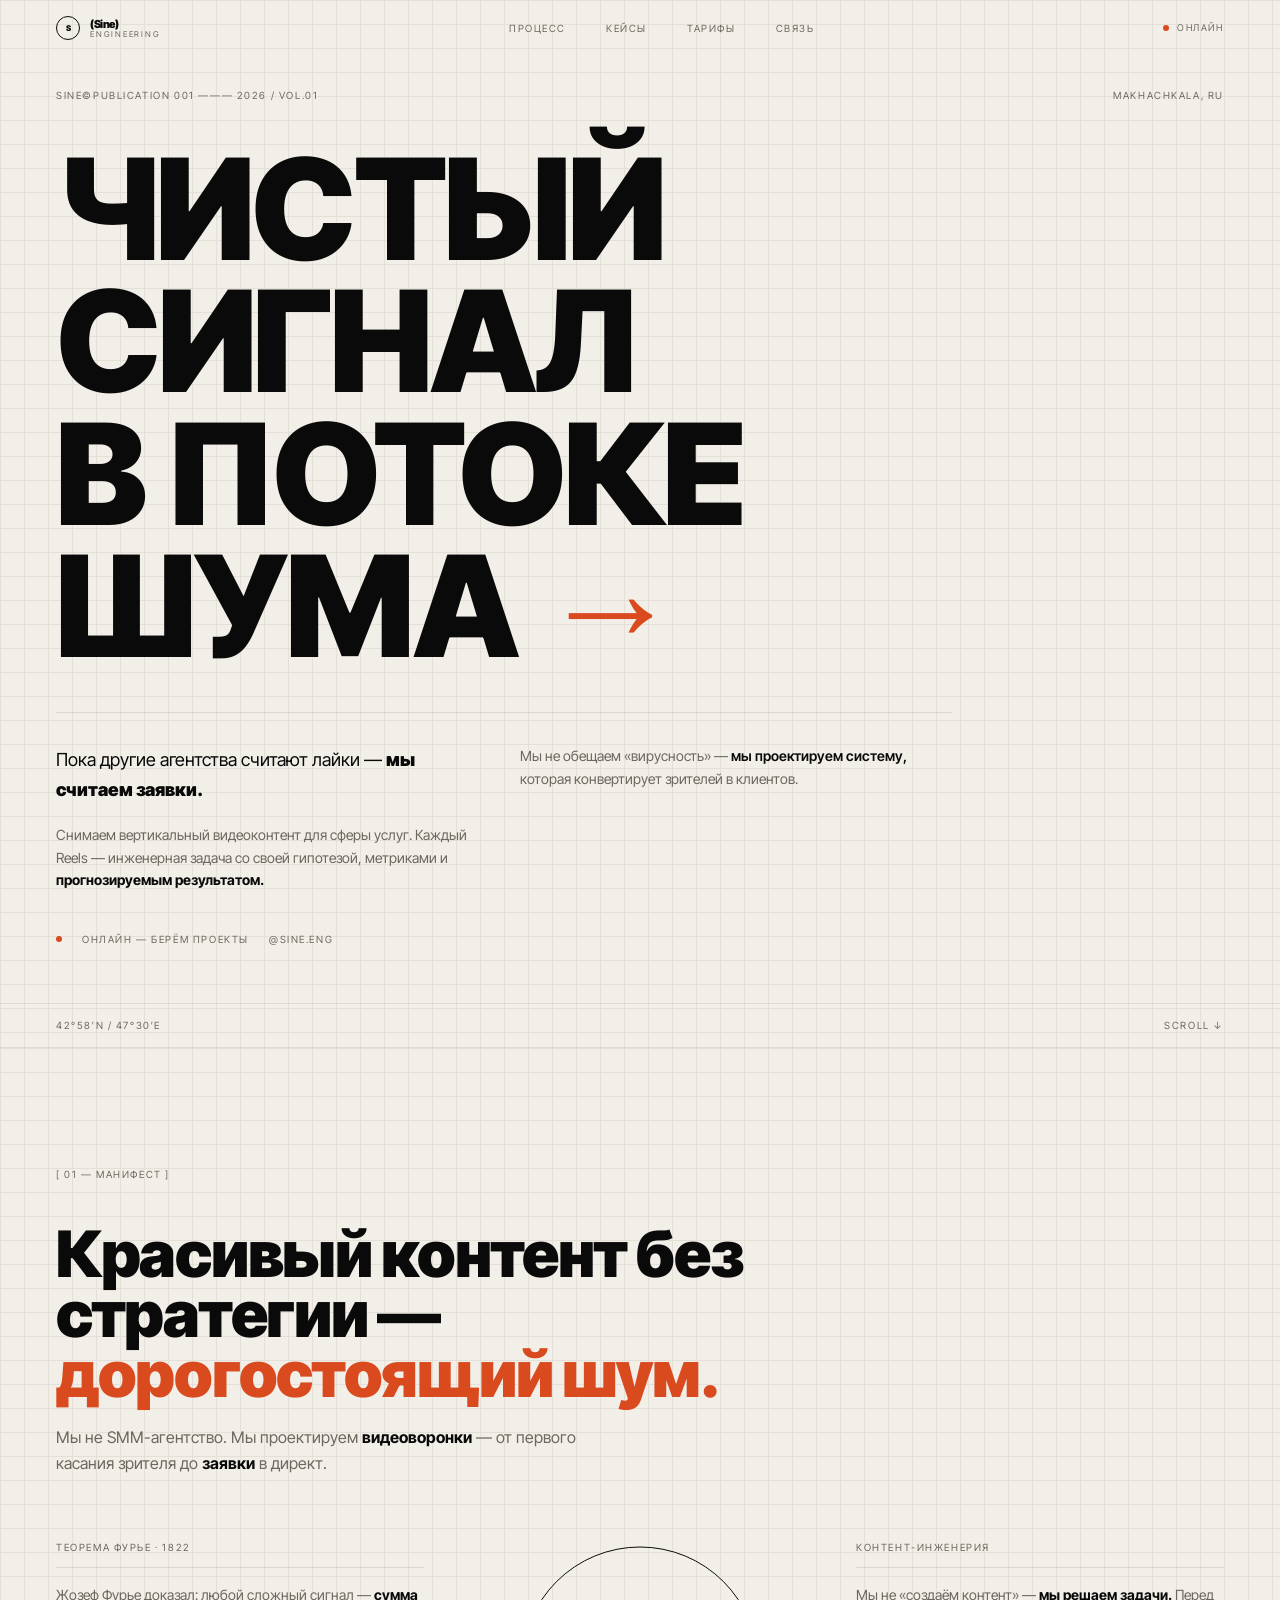
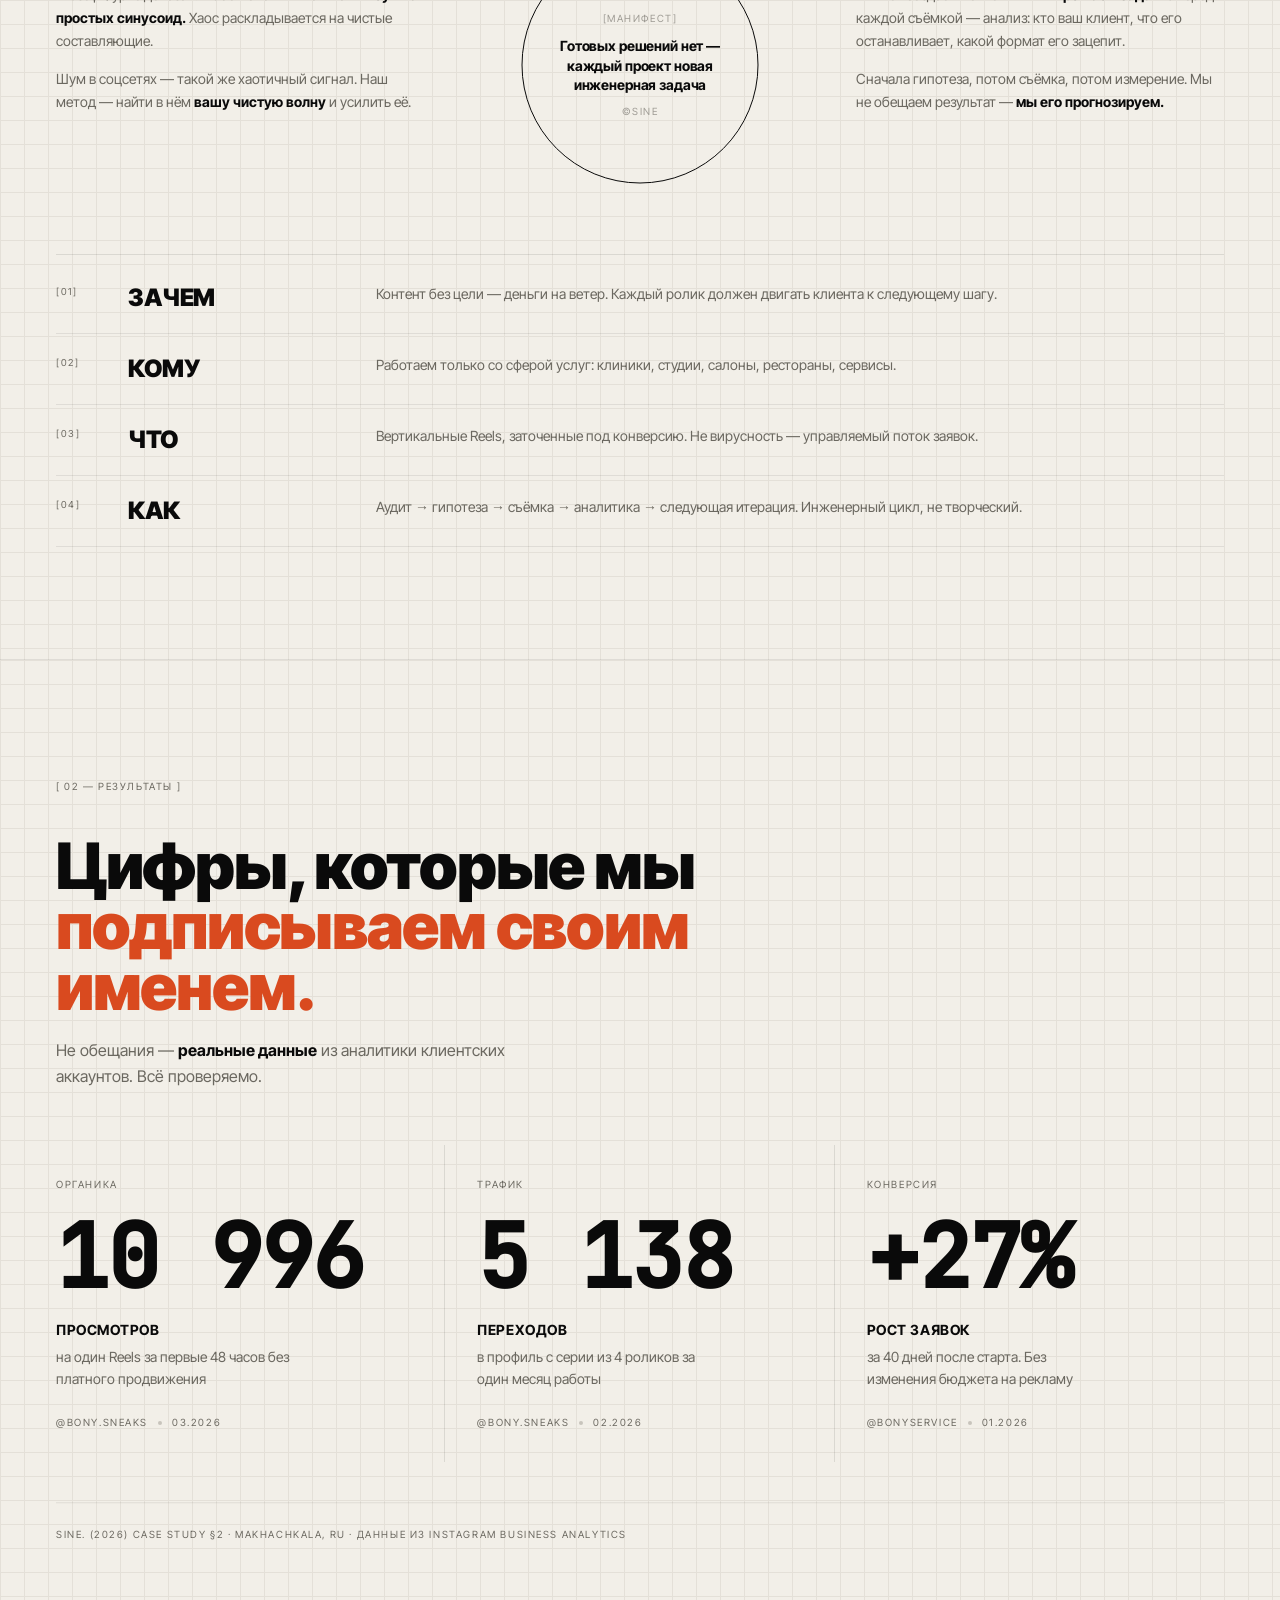
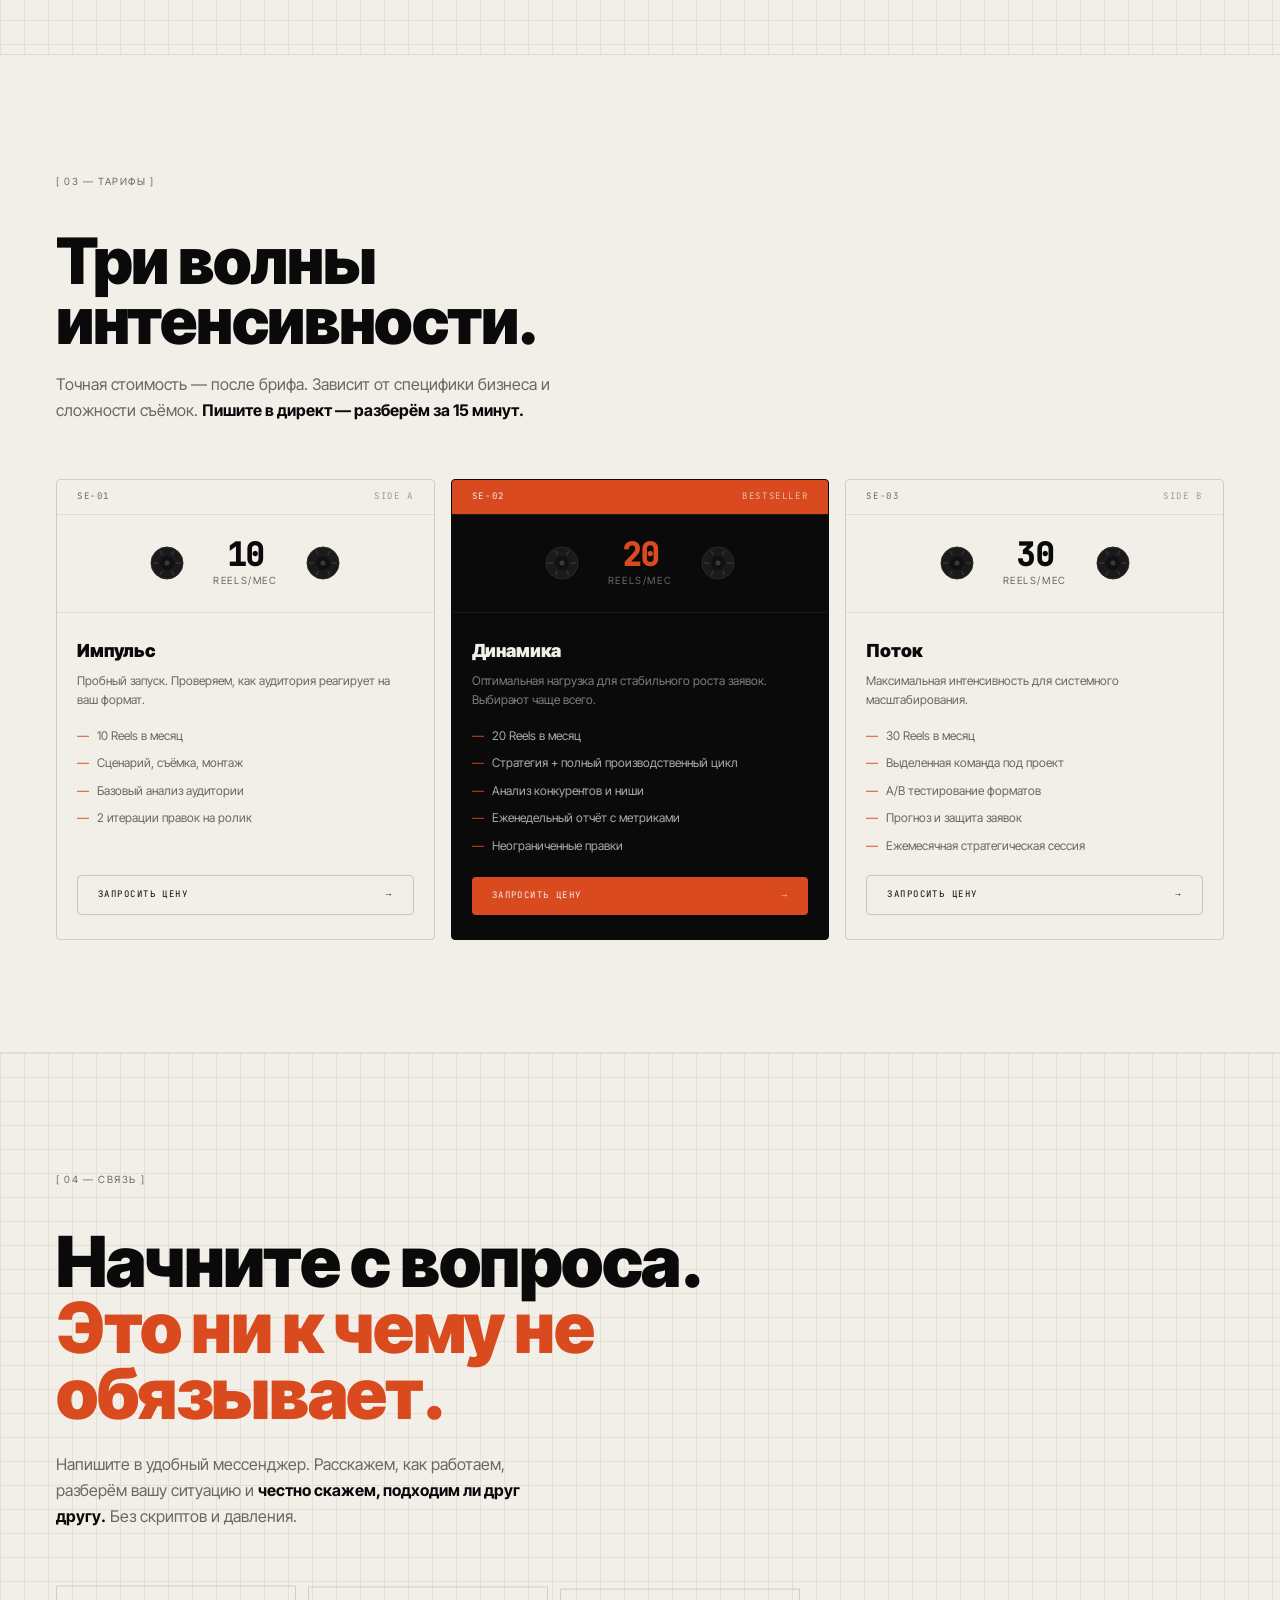
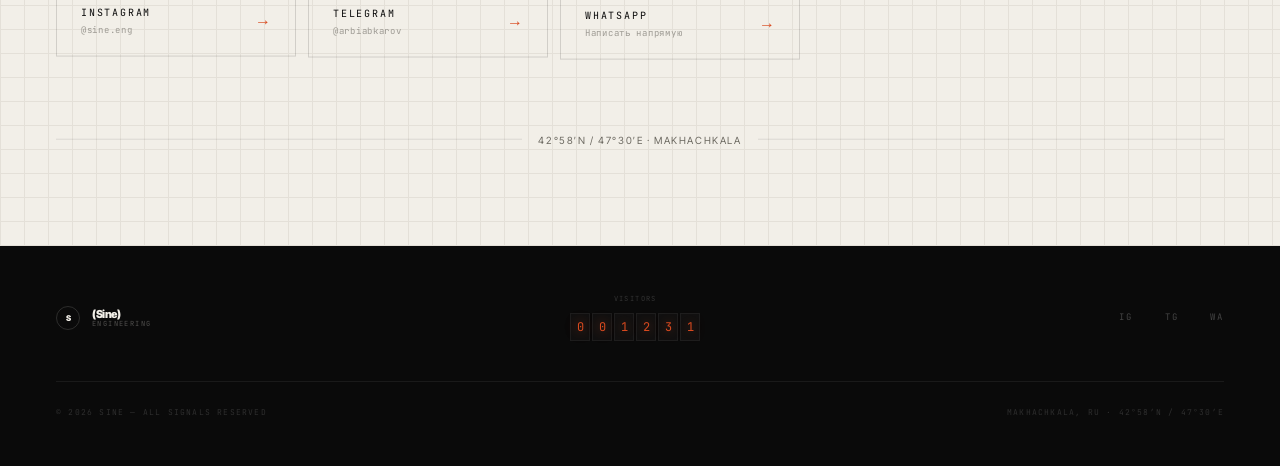
<file: index.html>
<!DOCTYPE html><html lang="ru" class="h-full"><head><meta charSet="utf-8"/><link rel="preconnect" href="/" crossorigin=""/><meta name="viewport" content="width=device-width, initial-scale=1"/><link rel="stylesheet" href="/_next/static/chunks/135vna030unj_.css" data-precedence="next"/><link rel="preload" as="script" fetchPriority="low" href="/_next/static/chunks/0ht900cau6_ur.js"/><script src="/_next/static/chunks/0t2z5hkh7v~~b.js" async=""></script><script src="/_next/static/chunks/07lhk_q6pmm3r.js" async=""></script><script src="/_next/static/chunks/turbopack-0cek.dh0dqtgy.js" async=""></script><script src="/_next/static/chunks/0dbhjjzl8qfwv.js" async=""></script><script src="/_next/static/chunks/083tde-te_-0a.js" async=""></script><title>SINE — Агентство контент-инженерии</title><meta name="description" content="Снимаем Reels, которые приносят заявки. Чистый сигнал в потоке шума."/><meta name="keywords" content="reels,контент,агентство,Махачкала,видео,SMM"/><link rel="icon" href="/favicon.ico?favicon.0x3dzn~oxb6tn.ico" sizes="256x256" type="image/x-icon"/><script src="/_next/static/chunks/03~yq9q893hmn.js" noModule=""></script></head><body class="min-h-full antialiased"><div hidden=""><!--$--><!--/$--></div><main><header class="fixed top-0 left-0 right-0 z-50 transition-all duration-400 bg-transparent"><div class="max-w-[1400px] mx-auto px-6 md:px-14 h-14 flex items-center justify-between"><a href="#" class="flex items-center gap-2.5" aria-label="SINE — главная"><div class="w-6 h-6 rounded-full border border-[#0A0A0A] flex items-center justify-center"><span class="text-[8px] font-black" style="font-family:var(--font-sans)">S</span></div><div class="flex flex-col leading-none"><span class="text-[11px] font-black tracking-[-0.04em]" style="font-family:var(--font-sans)">(Sine)</span><span class="mono" style="font-size:0.5rem;letter-spacing:0.22em">ENGINEERING</span></div></a><nav class="hidden md:flex items-center gap-10" aria-label="Основная навигация"><a href="#manifesto" class="mono hover:text-[#0A0A0A] transition-colors" style="color:var(--ink-muted)">ПРОЦЕСС</a><a href="#cases" class="mono hover:text-[#0A0A0A] transition-colors" style="color:var(--ink-muted)">КЕЙСЫ</a><a href="#tariffs" class="mono hover:text-[#0A0A0A] transition-colors" style="color:var(--ink-muted)">ТАРИФЫ</a><a href="#contact" class="mono hover:text-[#0A0A0A] transition-colors" style="color:var(--ink-muted)">СВЯЗЬ</a></nav><div class="flex items-center gap-4"><div class="hidden sm:flex items-center gap-2"><span class="w-1.5 h-1.5 rounded-full bg-[#D94A1F] led-pulse flex-shrink-0" aria-hidden="true"></span><span class="mono text-[#9E9B94]" style="font-size:0.58rem">ОНЛАЙН</span></div><button class="md:hidden flex flex-col gap-[5px] p-1 ml-2" aria-label="Открыть меню" aria-expanded="false"><span class="block w-5 h-px bg-[#0A0A0A]"></span><span class="block w-5 h-px bg-[#0A0A0A]"></span><span class="block w-3 h-px bg-[#0A0A0A]"></span></button></div></div></header><div role="dialog" aria-modal="true" aria-label="Меню навигации" class="fixed top-0 right-0 bottom-0 z-50 w-[280px] bg-[#F2EFE8] flex flex-col pt-14 pb-10 px-8 transition-transform duration-300 translate-x-full" style="transition-timing-function:cubic-bezier(0.4,0,0.2,1)"><button class="absolute top-4 right-6 text-[#6B6860] hover:text-[#0A0A0A] transition-colors text-lg leading-none" aria-label="Закрыть меню">✕</button><div class="flex items-center gap-2 mb-10"><span class="w-1.5 h-1.5 rounded-full bg-[#D94A1F] led-pulse" aria-hidden="true"></span><span class="mono text-[#9E9B94]">ONLINE</span></div><nav class="flex flex-col gap-7"><a href="#manifesto" class="flex items-baseline gap-3 group"><span class="mono text-[#9E9B94]">[<!-- -->01<!-- -->]</span><span class="text-2xl font-black tracking-[-0.04em] group-hover:text-[#D94A1F] transition-colors">ПРОЦЕСС</span></a><a href="#cases" class="flex items-baseline gap-3 group"><span class="mono text-[#9E9B94]">[<!-- -->02<!-- -->]</span><span class="text-2xl font-black tracking-[-0.04em] group-hover:text-[#D94A1F] transition-colors">КЕЙСЫ</span></a><a href="#tariffs" class="flex items-baseline gap-3 group"><span class="mono text-[#9E9B94]">[<!-- -->03<!-- -->]</span><span class="text-2xl font-black tracking-[-0.04em] group-hover:text-[#D94A1F] transition-colors">ТАРИФЫ</span></a><a href="#contact" class="flex items-baseline gap-3 group"><span class="mono text-[#9E9B94]">[<!-- -->04<!-- -->]</span><span class="text-2xl font-black tracking-[-0.04em] group-hover:text-[#D94A1F] transition-colors">СВЯЗЬ</span></a></nav><div class="mt-auto"><p class="mono text-[#9E9B94]" style="line-height:1.8">42°58′N / 47°30′E<br/>SINE©ENGINEERING 2026</p></div></div><section class="relative grid-bg flex flex-col overflow-hidden pt-14" aria-label="Hero"><div class="px-6 md:px-14 pt-4 md:pt-8 flex items-center justify-between"><span class="mono">SINE©PUBLICATION 001 ——— 2026 / VOL.01</span><span class="mono hidden sm:block">MAKHACHKALA, RU</span></div><div class="max-w-[1400px] mx-auto w-full px-6 md:px-14 pt-5 pb-8 md:pt-10 md:pb-14"><h1 class="heading-tight text-[clamp(3rem,11vw,9rem)] mb-6 md:mb-10"><span class="block" style="opacity:0;transform:translateY(16px)">ЧИСТЫЙ</span><span class="block" style="opacity:0;transform:translateY(16px)">СИГНАЛ</span><span class="block" style="opacity:0;transform:translateY(16px)">В ПОТОКЕ</span><span class="block" style="opacity:0;transform:translateY(16px)">ШУМА<!-- --> <span class="text-[#D94A1F]">→</span></span></h1><div class="grid grid-cols-1 md:grid-cols-2 gap-8 border-t border-[#0A0A0A]/10 pt-8 max-w-4xl" style="opacity:0;transform:translateY(14px)"><div class="flex flex-col gap-5"><p class="text-base md:text-lg leading-relaxed">Пока другие агентства считают лайки —<!-- --> <strong class="font-black">мы считаем заявки.</strong></p><p class="text-sm leading-relaxed text-[#6B6860]">Снимаем вертикальный видеоконтент для сферы услуг. Каждый Reels — инженерная задача со своей гипотезой, метриками и <em class="not-italic font-bold text-[#0A0A0A]">прогнозируемым результатом.</em></p></div><div class="flex flex-col gap-5 justify-between"><p class="text-sm leading-relaxed text-[#6B6860]">Мы не обещаем «вирусность» —<!-- --> <span class="text-[#0A0A0A] font-semibold">мы проектируем систему,</span> <!-- -->которая конвертирует зрителей в клиентов.</p></div></div><div class="flex items-center gap-5 mt-6 md:mt-10" style="opacity:0"><span class="w-1.5 h-1.5 rounded-full bg-[#D94A1F] led-pulse flex-shrink-0" aria-hidden="true"></span><span class="mono">ОНЛАЙН — БЕРЁМ ПРОЕКТЫ</span><span class="mono hidden md:block text-[#9E9B94]">@sine.eng</span></div></div><div class="border-t border-[#0A0A0A]/8 px-6 md:px-14 py-3.5 flex items-center justify-between"><span class="mono">42°58′N / 47°30′E</span><span class="mono">SCROLL ↓</span></div></section><section id="manifesto" class="relative grid-bg border-t border-[#0A0A0A]/8 py-12 md:py-28"><div class="max-w-[1400px] mx-auto px-6 md:px-14"><div class="mb-6 md:mb-10" style="opacity:0;transform:translateY(20px)"><span class="mono">[ 01 — МАНИФЕСТ ]</span></div><h2 class="heading-tight text-[clamp(2rem,5vw,4.2rem)] mb-5 max-w-3xl" style="opacity:0;transform:translateY(20px)">Красивый контент без стратегии —<!-- --> <span class="text-[#D94A1F]">дорогостоящий шум.</span></h2><p class="text-[#6B6860] text-base leading-relaxed max-w-xl mb-8 md:mb-16" style="opacity:0;transform:translateY(20px)">Мы не SMM-агентство. Мы проектируем<!-- --> <strong class="text-[#0A0A0A] font-bold">видеоворонки</strong> — от первого касания зрителя до <strong class="text-[#0A0A0A] font-bold">заявки</strong> в директ.</p><div class="grid grid-cols-1 lg:grid-cols-3 gap-6 lg:gap-8 mb-8 md:mb-16"><div class="flex flex-col gap-4" style="opacity:0;transform:translateY(20px)"><span class="mono border-b border-[#0A0A0A]/10 pb-3">ТЕОРЕМА ФУРЬЕ · 1822</span><p class="text-[#6B6860] text-sm leading-relaxed">Жозеф Фурье доказал: любой сложный сигнал —<!-- --> <strong class="text-[#0A0A0A]">сумма простых синусоид.</strong> <!-- -->Хаос раскладывается на чистые составляющие.</p><p class="text-[#6B6860] text-sm leading-relaxed">Шум в соцсетях — такой же хаотичный сигнал. Наш метод — найти в нём<strong class="text-[#0A0A0A]"> вашу чистую волну</strong> и усилить её.</p></div><div style="opacity:0;transform:scale(0.93)"><div class="flex items-center justify-center py-8 lg:py-0"><div class="relative w-[220px] h-[220px] md:w-[250px] md:h-[250px]"><svg viewBox="0 0 250 250" class="absolute inset-0 w-full h-full" aria-hidden="true"><ellipse cx="125" cy="125" rx="118" ry="118" fill="none" stroke="#0A0A0A" stroke-width="1" stroke-dasharray="800" stroke-dashoffset="800" style="transition:stroke-dashoffset 1.8s cubic-bezier(0.4,0,0.2,1) 0.3s"></ellipse></svg><div class="absolute inset-0 flex flex-col items-center justify-center p-9 text-center gap-2.5"><span class="mono" style="color:var(--ink-faint)">[МАНИФЕСТ]</span><p class="text-sm font-bold leading-snug" style="letter-spacing:-0.01em">Готовых решений нет — каждый проект новая инженерная задача</p><span class="mono" style="color:var(--ink-faint)">©SINE</span></div></div></div></div><div class="flex flex-col gap-4" style="opacity:0;transform:translateY(20px)"><span class="mono border-b border-[#0A0A0A]/10 pb-3">КОНТЕНТ-ИНЖЕНЕРИЯ</span><p class="text-[#6B6860] text-sm leading-relaxed">Мы не «создаём контент» —<!-- --> <strong class="text-[#0A0A0A]">мы решаем задачи.</strong> <!-- -->Перед каждой съёмкой — анализ: кто ваш клиент, что его останавливает, какой формат его зацепит.</p><p class="text-[#6B6860] text-sm leading-relaxed">Сначала гипотеза, потом съёмка, потом измерение. Мы не обещаем результат —<!-- --> <strong class="text-[#0A0A0A]">мы его прогнозируем.</strong></p></div></div><div class="border-t border-[#0A0A0A]/10 pt-2"><div class="group grid grid-cols-[3rem_1fr] md:grid-cols-[3rem_14rem_1fr] items-start gap-x-6 py-5 border-b border-[#0A0A0A]/8 hover:bg-[#0A0A0A]/[0.02] transition-colors duration-200 cursor-default" style="opacity:0;transform:translateY(16px)"><span class="mono text-[#D94A1F] pt-0.5" style="font-size:0.6rem">[<!-- -->01<!-- -->]</span><span class="font-black text-xl md:text-2xl tracking-[-0.02em] leading-tight">ЗАЧЕМ</span><p class="col-start-2 md:col-start-3 text-sm text-[#6B6860] leading-relaxed mt-1 md:mt-0">Контент без цели — деньги на ветер. Каждый ролик должен двигать клиента к следующему шагу.</p></div><div class="group grid grid-cols-[3rem_1fr] md:grid-cols-[3rem_14rem_1fr] items-start gap-x-6 py-5 border-b border-[#0A0A0A]/8 hover:bg-[#0A0A0A]/[0.02] transition-colors duration-200 cursor-default" style="opacity:0;transform:translateY(16px)"><span class="mono text-[#D94A1F] pt-0.5" style="font-size:0.6rem">[<!-- -->02<!-- -->]</span><span class="font-black text-xl md:text-2xl tracking-[-0.02em] leading-tight">КОМУ</span><p class="col-start-2 md:col-start-3 text-sm text-[#6B6860] leading-relaxed mt-1 md:mt-0">Работаем только со сферой услуг: клиники, студии, салоны, рестораны, сервисы.</p></div><div class="group grid grid-cols-[3rem_1fr] md:grid-cols-[3rem_14rem_1fr] items-start gap-x-6 py-5 border-b border-[#0A0A0A]/8 hover:bg-[#0A0A0A]/[0.02] transition-colors duration-200 cursor-default" style="opacity:0;transform:translateY(16px)"><span class="mono text-[#D94A1F] pt-0.5" style="font-size:0.6rem">[<!-- -->03<!-- -->]</span><span class="font-black text-xl md:text-2xl tracking-[-0.02em] leading-tight">ЧТО</span><p class="col-start-2 md:col-start-3 text-sm text-[#6B6860] leading-relaxed mt-1 md:mt-0">Вертикальные Reels, заточенные под конверсию. Не вирусность — управляемый поток заявок.</p></div><div class="group grid grid-cols-[3rem_1fr] md:grid-cols-[3rem_14rem_1fr] items-start gap-x-6 py-5 border-b border-[#0A0A0A]/8 hover:bg-[#0A0A0A]/[0.02] transition-colors duration-200 cursor-default" style="opacity:0;transform:translateY(16px)"><span class="mono text-[#D94A1F] pt-0.5" style="font-size:0.6rem">[<!-- -->04<!-- -->]</span><span class="font-black text-xl md:text-2xl tracking-[-0.02em] leading-tight">КАК</span><p class="col-start-2 md:col-start-3 text-sm text-[#6B6860] leading-relaxed mt-1 md:mt-0">Аудит → гипотеза → съёмка → аналитика → следующая итерация. Инженерный цикл, не творческий.</p></div></div></div></section><section id="cases" class="relative grid-bg border-t border-[#0A0A0A]/8 py-12 md:py-28"><div class="max-w-[1400px] mx-auto px-6 md:px-14"><div class="mb-6 md:mb-10" style="opacity:0;transform:translateY(20px)"><span class="mono">[ 02 — РЕЗУЛЬТАТЫ ]</span></div><h2 class="heading-tight text-[clamp(2rem,5vw,4.2rem)] mb-5 max-w-3xl" style="opacity:0;transform:translateY(20px)">Цифры, которые мы<!-- --> <span class="text-[#D94A1F]">подписываем своим именем.</span></h2><p class="text-[#6B6860] text-base leading-relaxed max-w-lg mb-8 md:mb-14" style="opacity:0;transform:translateY(20px)">Не обещания —<!-- --> <strong class="text-[#0A0A0A]">реальные данные</strong> <!-- -->из аналитики клиентских аккаунтов. Всё проверяемо.</p><div class="grid grid-cols-1 md:grid-cols-3"><div class="flex flex-col gap-5 py-8 border-b border-[#0A0A0A]/10 last:border-0 md:border-b-0 md:border-r md:last:border-r-0 md:px-8 md:first:pl-0 md:last:pr-0" style="opacity:0;transform:translateY(20px)"><span class="mono text-[#D94A1F]">ОРГАНИКА</span><div class="font-black leading-none text-[clamp(3rem,7vw,5.5rem)]" style="font-family:var(--font-mono);letter-spacing:-0.02em" aria-live="polite">0</div><div class="flex flex-col gap-1.5"><span class="font-bold text-sm uppercase tracking-[0.04em]">просмотров</span><p class="text-[#6B6860] text-sm leading-relaxed max-w-[240px]">на один Reels за первые 48 часов без платного продвижения</p></div><div class="flex items-center gap-2.5 pt-1"><span class="mono text-[#9E9B94]">@bony.sneaks</span><span class="w-1 h-1 rounded-full bg-[#C8C4BC]" aria-hidden="true"></span><span class="mono text-[#9E9B94]">03.2026</span></div></div><div class="flex flex-col gap-5 py-8 border-b border-[#0A0A0A]/10 last:border-0 md:border-b-0 md:border-r md:last:border-r-0 md:px-8 md:first:pl-0 md:last:pr-0" style="opacity:0;transform:translateY(20px)"><span class="mono text-[#D94A1F]">ТРАФИК</span><div class="font-black leading-none text-[clamp(3rem,7vw,5.5rem)]" style="font-family:var(--font-mono);letter-spacing:-0.02em" aria-live="polite">0</div><div class="flex flex-col gap-1.5"><span class="font-bold text-sm uppercase tracking-[0.04em]">переходов</span><p class="text-[#6B6860] text-sm leading-relaxed max-w-[240px]">в профиль с серии из 4 роликов за один месяц работы</p></div><div class="flex items-center gap-2.5 pt-1"><span class="mono text-[#9E9B94]">@bony.sneaks</span><span class="w-1 h-1 rounded-full bg-[#C8C4BC]" aria-hidden="true"></span><span class="mono text-[#9E9B94]">02.2026</span></div></div><div class="flex flex-col gap-5 py-8 border-b border-[#0A0A0A]/10 last:border-0 md:border-b-0 md:border-r md:last:border-r-0 md:px-8 md:first:pl-0 md:last:pr-0" style="opacity:0;transform:translateY(20px)"><span class="mono text-[#D94A1F]">КОНВЕРСИЯ</span><div class="font-black leading-none text-[clamp(3rem,7vw,5.5rem)]" style="font-family:var(--font-mono);letter-spacing:-0.02em" aria-live="polite">+0%</div><div class="flex flex-col gap-1.5"><span class="font-bold text-sm uppercase tracking-[0.04em]">рост заявок</span><p class="text-[#6B6860] text-sm leading-relaxed max-w-[240px]">за 40 дней после старта. Без изменения бюджета на рекламу</p></div><div class="flex items-center gap-2.5 pt-1"><span class="mono text-[#9E9B94]">@bonyservice</span><span class="w-1 h-1 rounded-full bg-[#C8C4BC]" aria-hidden="true"></span><span class="mono text-[#9E9B94]">01.2026</span></div></div></div><p class="mt-10 mono text-[#9E9B94] border-t border-[#0A0A0A]/8 pt-6" style="opacity:0;transform:translateY(20px)">SINE. (2026) Case Study §2 · Makhachkala, RU · Данные из Instagram Business Analytics</p></div></section><section id="tariffs" class="relative border-t border-[#0A0A0A]/8 py-12 md:py-28" style="background:var(--bg-paper)"><div class="max-w-[1400px] mx-auto px-6 md:px-14"><div class="mb-6 md:mb-10" style="opacity:0;transform:translateY(20px)"><span class="mono">[ 03 — ТАРИФЫ ]</span></div><h2 class="heading-tight text-[clamp(2rem,5vw,4.2rem)] mb-5 max-w-3xl" style="opacity:0;transform:translateY(20px)">Три волны интенсивности.</h2><p class="text-[#6B6860] text-base leading-relaxed max-w-lg mb-8 md:mb-14" style="opacity:0;transform:translateY(20px)">Точная стоимость — после брифа. Зависит от специфики бизнеса и сложности съёмок.<!-- --> <strong class="text-[#0A0A0A]">Пишите в директ — разберём за 15 минут.</strong></p><div class="grid grid-cols-1 md:grid-cols-3 gap-4"><div class="flex flex-col rounded-sm border transition-colors duration-300 overflow-hidden bg-transparent border-[#0A0A0A]/15 hover:border-[#0A0A0A]/35" style="opacity:0;transform:translateY(24px)"><div class="flex items-center justify-between px-5 py-2.5 border-b text-[9px] tracking-[0.18em]" style="font-family:var(--font-mono);border-color:rgba(10,10,10,0.08);background:transparent"><span class="text-[#6B6860]">SE-01</span><span class="text-[#9E9B94]">SIDE A</span></div><div class="flex items-center justify-center gap-7 py-6 border-b" style="border-color:rgba(10,10,10,0.08)"><svg viewBox="0 0 36 36" width="36" height="36" aria-hidden="true" style="animation:none;transform-origin:18px 18px"><circle cx="18" cy="18" r="16" fill="#1A1A1A" stroke="#2A2A2A" stroke-width="1"></circle><circle cx="18" cy="18" r="7" fill="#111"></circle><line x1="27" y1="18" x2="32" y2="18" stroke="#333" stroke-width="1.5"></line><line x1="22.5" y1="25.794228634059948" x2="25" y2="30.12435565298214" stroke="#333" stroke-width="1.5"></line><line x1="13.500000000000002" y1="25.794228634059948" x2="11.000000000000004" y2="30.124355652982143" stroke="#333" stroke-width="1.5"></line><line x1="9" y1="18" x2="4" y2="18" stroke="#333" stroke-width="1.5"></line><line x1="13.499999999999996" y1="10.205771365940054" x2="10.999999999999993" y2="5.875644347017861" stroke="#333" stroke-width="1.5"></line><line x1="22.5" y1="10.205771365940052" x2="25" y2="5.875644347017859" stroke="#333" stroke-width="1.5"></line><circle cx="18" cy="18" r="2.5" fill="#3A3A3A"></circle></svg><div class="flex flex-col items-center gap-0.5"><span class="text-[2rem] font-black leading-none text-[#0A0A0A]" style="font-family:var(--font-mono);letter-spacing:-0.02em">10</span><span class="mono text-[#9E9B94]">REELS/МЕС</span></div><svg viewBox="0 0 36 36" width="36" height="36" aria-hidden="true" style="animation:none;transform-origin:18px 18px"><circle cx="18" cy="18" r="16" fill="#1A1A1A" stroke="#2A2A2A" stroke-width="1"></circle><circle cx="18" cy="18" r="7" fill="#111"></circle><line x1="27" y1="18" x2="32" y2="18" stroke="#333" stroke-width="1.5"></line><line x1="22.5" y1="25.794228634059948" x2="25" y2="30.12435565298214" stroke="#333" stroke-width="1.5"></line><line x1="13.500000000000002" y1="25.794228634059948" x2="11.000000000000004" y2="30.124355652982143" stroke="#333" stroke-width="1.5"></line><line x1="9" y1="18" x2="4" y2="18" stroke="#333" stroke-width="1.5"></line><line x1="13.499999999999996" y1="10.205771365940054" x2="10.999999999999993" y2="5.875644347017861" stroke="#333" stroke-width="1.5"></line><line x1="22.5" y1="10.205771365940052" x2="25" y2="5.875644347017859" stroke="#333" stroke-width="1.5"></line><circle cx="18" cy="18" r="2.5" fill="#3A3A3A"></circle></svg></div><div class="flex flex-col flex-1 px-5 py-6 gap-4"><div class="flex flex-col gap-1.5"><h3 class="font-black text-lg tracking-[-0.01em] text-[#0A0A0A]">Импульс</h3><p class="text-xs leading-relaxed text-[#6B6860]">Пробный запуск. Проверяем, как аудитория реагирует на ваш формат.</p></div><ul class="flex flex-col gap-2 flex-1"><li class="flex items-start gap-2 text-xs leading-relaxed text-[#6B6860]"><span class="text-[#D94A1F] shrink-0">—</span>10 Reels в месяц</li><li class="flex items-start gap-2 text-xs leading-relaxed text-[#6B6860]"><span class="text-[#D94A1F] shrink-0">—</span>Сценарий, съёмка, монтаж</li><li class="flex items-start gap-2 text-xs leading-relaxed text-[#6B6860]"><span class="text-[#D94A1F] shrink-0">—</span>Базовый анализ аудитории</li><li class="flex items-start gap-2 text-xs leading-relaxed text-[#6B6860]"><span class="text-[#D94A1F] shrink-0">—</span>2 итерации правок на ролик</li></ul><a href="#contact" class="mt-1 flex items-center justify-between px-5 py-3 text-[9px] tracking-[0.16em] transition-all duration-250 rounded-sm border border-[#0A0A0A]/18 text-[#0A0A0A] hover:bg-[#0A0A0A] hover:text-[#F2EFE8]" style="font-family:var(--font-mono)" aria-label="Запросить цену — Импульс">ЗАПРОСИТЬ ЦЕНУ <span>→</span></a></div></div><div class="flex flex-col rounded-sm border transition-colors duration-300 overflow-hidden bg-[#0A0A0A] border-[#0A0A0A]" style="opacity:0;transform:translateY(24px)"><div class="flex items-center justify-between px-5 py-2.5 border-b text-[9px] tracking-[0.18em]" style="font-family:var(--font-mono);border-color:#1A1A1A;background:#D94A1F"><span class="text-[#F2EFE8]">SE-02</span><span class="text-[#F2EFE8]/70">BESTSELLER</span></div><div class="flex items-center justify-center gap-7 py-6 border-b" style="border-color:#1A1A1A"><svg viewBox="0 0 36 36" width="36" height="36" aria-hidden="true" style="animation:none;transform-origin:18px 18px"><circle cx="18" cy="18" r="16" fill="#1A1A1A" stroke="#2A2A2A" stroke-width="1"></circle><circle cx="18" cy="18" r="7" fill="#111"></circle><line x1="27" y1="18" x2="32" y2="18" stroke="#333" stroke-width="1.5"></line><line x1="22.5" y1="25.794228634059948" x2="25" y2="30.12435565298214" stroke="#333" stroke-width="1.5"></line><line x1="13.500000000000002" y1="25.794228634059948" x2="11.000000000000004" y2="30.124355652982143" stroke="#333" stroke-width="1.5"></line><line x1="9" y1="18" x2="4" y2="18" stroke="#333" stroke-width="1.5"></line><line x1="13.499999999999996" y1="10.205771365940054" x2="10.999999999999993" y2="5.875644347017861" stroke="#333" stroke-width="1.5"></line><line x1="22.5" y1="10.205771365940052" x2="25" y2="5.875644347017859" stroke="#333" stroke-width="1.5"></line><circle cx="18" cy="18" r="2.5" fill="#3A3A3A"></circle></svg><div class="flex flex-col items-center gap-0.5"><span class="text-[2rem] font-black leading-none text-[#D94A1F]" style="font-family:var(--font-mono);letter-spacing:-0.02em">20</span><span class="mono text-[#9E9B94]">REELS/МЕС</span></div><svg viewBox="0 0 36 36" width="36" height="36" aria-hidden="true" style="animation:none;transform-origin:18px 18px"><circle cx="18" cy="18" r="16" fill="#1A1A1A" stroke="#2A2A2A" stroke-width="1"></circle><circle cx="18" cy="18" r="7" fill="#111"></circle><line x1="27" y1="18" x2="32" y2="18" stroke="#333" stroke-width="1.5"></line><line x1="22.5" y1="25.794228634059948" x2="25" y2="30.12435565298214" stroke="#333" stroke-width="1.5"></line><line x1="13.500000000000002" y1="25.794228634059948" x2="11.000000000000004" y2="30.124355652982143" stroke="#333" stroke-width="1.5"></line><line x1="9" y1="18" x2="4" y2="18" stroke="#333" stroke-width="1.5"></line><line x1="13.499999999999996" y1="10.205771365940054" x2="10.999999999999993" y2="5.875644347017861" stroke="#333" stroke-width="1.5"></line><line x1="22.5" y1="10.205771365940052" x2="25" y2="5.875644347017859" stroke="#333" stroke-width="1.5"></line><circle cx="18" cy="18" r="2.5" fill="#3A3A3A"></circle></svg></div><div class="flex flex-col flex-1 px-5 py-6 gap-4"><div class="flex flex-col gap-1.5"><h3 class="font-black text-lg tracking-[-0.01em] text-[#F2EFE8]">Динамика</h3><p class="text-xs leading-relaxed text-[#F2EFE8]/50">Оптимальная нагрузка для стабильного роста заявок. Выбирают чаще всего.</p></div><ul class="flex flex-col gap-2 flex-1"><li class="flex items-start gap-2 text-xs leading-relaxed text-[#F2EFE8]/70"><span class="text-[#D94A1F] shrink-0">—</span>20 Reels в месяц</li><li class="flex items-start gap-2 text-xs leading-relaxed text-[#F2EFE8]/70"><span class="text-[#D94A1F] shrink-0">—</span>Стратегия + полный производственный цикл</li><li class="flex items-start gap-2 text-xs leading-relaxed text-[#F2EFE8]/70"><span class="text-[#D94A1F] shrink-0">—</span>Анализ конкурентов и ниши</li><li class="flex items-start gap-2 text-xs leading-relaxed text-[#F2EFE8]/70"><span class="text-[#D94A1F] shrink-0">—</span>Еженедельный отчёт с метриками</li><li class="flex items-start gap-2 text-xs leading-relaxed text-[#F2EFE8]/70"><span class="text-[#D94A1F] shrink-0">—</span>Неограниченные правки</li></ul><a href="#contact" class="mt-1 flex items-center justify-between px-5 py-3 text-[9px] tracking-[0.16em] transition-all duration-250 rounded-sm bg-[#D94A1F] text-[#F2EFE8] hover:bg-white hover:text-[#0A0A0A]" style="font-family:var(--font-mono)" aria-label="Запросить цену — Динамика">ЗАПРОСИТЬ ЦЕНУ <span>→</span></a></div></div><div class="flex flex-col rounded-sm border transition-colors duration-300 overflow-hidden bg-transparent border-[#0A0A0A]/15 hover:border-[#0A0A0A]/35" style="opacity:0;transform:translateY(24px)"><div class="flex items-center justify-between px-5 py-2.5 border-b text-[9px] tracking-[0.18em]" style="font-family:var(--font-mono);border-color:rgba(10,10,10,0.08);background:transparent"><span class="text-[#6B6860]">SE-03</span><span class="text-[#9E9B94]">SIDE B</span></div><div class="flex items-center justify-center gap-7 py-6 border-b" style="border-color:rgba(10,10,10,0.08)"><svg viewBox="0 0 36 36" width="36" height="36" aria-hidden="true" style="animation:none;transform-origin:18px 18px"><circle cx="18" cy="18" r="16" fill="#1A1A1A" stroke="#2A2A2A" stroke-width="1"></circle><circle cx="18" cy="18" r="7" fill="#111"></circle><line x1="27" y1="18" x2="32" y2="18" stroke="#333" stroke-width="1.5"></line><line x1="22.5" y1="25.794228634059948" x2="25" y2="30.12435565298214" stroke="#333" stroke-width="1.5"></line><line x1="13.500000000000002" y1="25.794228634059948" x2="11.000000000000004" y2="30.124355652982143" stroke="#333" stroke-width="1.5"></line><line x1="9" y1="18" x2="4" y2="18" stroke="#333" stroke-width="1.5"></line><line x1="13.499999999999996" y1="10.205771365940054" x2="10.999999999999993" y2="5.875644347017861" stroke="#333" stroke-width="1.5"></line><line x1="22.5" y1="10.205771365940052" x2="25" y2="5.875644347017859" stroke="#333" stroke-width="1.5"></line><circle cx="18" cy="18" r="2.5" fill="#3A3A3A"></circle></svg><div class="flex flex-col items-center gap-0.5"><span class="text-[2rem] font-black leading-none text-[#0A0A0A]" style="font-family:var(--font-mono);letter-spacing:-0.02em">30</span><span class="mono text-[#9E9B94]">REELS/МЕС</span></div><svg viewBox="0 0 36 36" width="36" height="36" aria-hidden="true" style="animation:none;transform-origin:18px 18px"><circle cx="18" cy="18" r="16" fill="#1A1A1A" stroke="#2A2A2A" stroke-width="1"></circle><circle cx="18" cy="18" r="7" fill="#111"></circle><line x1="27" y1="18" x2="32" y2="18" stroke="#333" stroke-width="1.5"></line><line x1="22.5" y1="25.794228634059948" x2="25" y2="30.12435565298214" stroke="#333" stroke-width="1.5"></line><line x1="13.500000000000002" y1="25.794228634059948" x2="11.000000000000004" y2="30.124355652982143" stroke="#333" stroke-width="1.5"></line><line x1="9" y1="18" x2="4" y2="18" stroke="#333" stroke-width="1.5"></line><line x1="13.499999999999996" y1="10.205771365940054" x2="10.999999999999993" y2="5.875644347017861" stroke="#333" stroke-width="1.5"></line><line x1="22.5" y1="10.205771365940052" x2="25" y2="5.875644347017859" stroke="#333" stroke-width="1.5"></line><circle cx="18" cy="18" r="2.5" fill="#3A3A3A"></circle></svg></div><div class="flex flex-col flex-1 px-5 py-6 gap-4"><div class="flex flex-col gap-1.5"><h3 class="font-black text-lg tracking-[-0.01em] text-[#0A0A0A]">Поток</h3><p class="text-xs leading-relaxed text-[#6B6860]">Максимальная интенсивность для системного масштабирования.</p></div><ul class="flex flex-col gap-2 flex-1"><li class="flex items-start gap-2 text-xs leading-relaxed text-[#6B6860]"><span class="text-[#D94A1F] shrink-0">—</span>30 Reels в месяц</li><li class="flex items-start gap-2 text-xs leading-relaxed text-[#6B6860]"><span class="text-[#D94A1F] shrink-0">—</span>Выделенная команда под проект</li><li class="flex items-start gap-2 text-xs leading-relaxed text-[#6B6860]"><span class="text-[#D94A1F] shrink-0">—</span>A/B тестирование форматов</li><li class="flex items-start gap-2 text-xs leading-relaxed text-[#6B6860]"><span class="text-[#D94A1F] shrink-0">—</span>Прогноз и защита заявок</li><li class="flex items-start gap-2 text-xs leading-relaxed text-[#6B6860]"><span class="text-[#D94A1F] shrink-0">—</span>Ежемесячная стратегическая сессия</li></ul><a href="#contact" class="mt-1 flex items-center justify-between px-5 py-3 text-[9px] tracking-[0.16em] transition-all duration-250 rounded-sm border border-[#0A0A0A]/18 text-[#0A0A0A] hover:bg-[#0A0A0A] hover:text-[#F2EFE8]" style="font-family:var(--font-mono)" aria-label="Запросить цену — Поток">ЗАПРОСИТЬ ЦЕНУ <span>→</span></a></div></div></div></div></section><section id="contact" class="relative grid-bg border-t border-[#0A0A0A]/8 py-12 md:py-28"><div class="max-w-[1400px] mx-auto px-6 md:px-14"><div class="mb-6 md:mb-10" style="opacity:0;transform:translateY(20px)"><span class="mono">[ 04 — СВЯЗЬ ]</span></div><h2 class="heading-tight text-[clamp(2rem,5.5vw,4.5rem)] max-w-3xl mb-6" style="opacity:0;transform:translateY(20px)">Начните с вопроса.<!-- --> <span class="text-[#D94A1F]">Это ни к чему не обязывает.</span></h2><p class="text-[#6B6860] text-base leading-relaxed max-w-lg mb-8 md:mb-14" style="opacity:0;transform:translateY(20px)">Напишите в удобный мессенджер. Расскажем, как работаем, разберём вашу ситуацию и<!-- --> <strong class="text-[#0A0A0A]">честно скажем, подходим ли друг другу.</strong> <!-- -->Без скриптов и давления.</p><div class="flex flex-col sm:flex-row gap-3 flex-wrap"><a href="https://www.instagram.com/sine.eng" target="_blank" rel="noopener noreferrer" class="group flex items-center justify-between gap-8 px-6 py-4.5 border border-[#0A0A0A]/14 hover:bg-[#0A0A0A] hover:border-[#0A0A0A] transition-all duration-300 min-w-[240px]" aria-label="Написать в INSTAGRAM" style="padding-top:1.125rem;padding-bottom:1.125rem;opacity:0;transform:translateY(20px)"><div class="flex flex-col gap-1"><span class="text-[10px] tracking-[0.18em] group-hover:text-[#F2EFE8] transition-colors" style="font-family:var(--font-mono)">INSTAGRAM</span><span class="text-[9px] tracking-[0.08em] text-[#9E9B94] group-hover:text-[#F2EFE8]/45 transition-colors" style="font-family:var(--font-mono)">@sine.eng</span></div><span class="text-[#D94A1F]">→</span></a><a href="https://t.me/arbiabkarov" target="_blank" rel="noopener noreferrer" class="group flex items-center justify-between gap-8 px-6 py-4.5 border border-[#0A0A0A]/14 hover:bg-[#0A0A0A] hover:border-[#0A0A0A] transition-all duration-300 min-w-[240px]" aria-label="Написать в TELEGRAM" style="padding-top:1.125rem;padding-bottom:1.125rem;opacity:0;transform:translateY(20px)"><div class="flex flex-col gap-1"><span class="text-[10px] tracking-[0.18em] group-hover:text-[#F2EFE8] transition-colors" style="font-family:var(--font-mono)">TELEGRAM</span><span class="text-[9px] tracking-[0.08em] text-[#9E9B94] group-hover:text-[#F2EFE8]/45 transition-colors" style="font-family:var(--font-mono)">@arbiabkarov</span></div><span class="text-[#D94A1F]">→</span></a><a href="https://wa.me/79000000000" target="_blank" rel="noopener noreferrer" class="group flex items-center justify-between gap-8 px-6 py-4.5 border border-[#0A0A0A]/14 hover:bg-[#0A0A0A] hover:border-[#0A0A0A] transition-all duration-300 min-w-[240px]" aria-label="Написать в WHATSAPP" style="padding-top:1.125rem;padding-bottom:1.125rem;opacity:0;transform:translateY(20px)"><div class="flex flex-col gap-1"><span class="text-[10px] tracking-[0.18em] group-hover:text-[#F2EFE8] transition-colors" style="font-family:var(--font-mono)">WHATSAPP</span><span class="text-[9px] tracking-[0.08em] text-[#9E9B94] group-hover:text-[#F2EFE8]/45 transition-colors" style="font-family:var(--font-mono)">Написать напрямую</span></div><span class="text-[#D94A1F]">→</span></a></div><div class="mt-10 md:mt-16 flex items-center gap-4" style="opacity:0;transform:translateY(20px)"><span class="flex-1 h-px bg-[#0A0A0A]/10"></span><span class="mono text-[#9E9B94]">42°58′N / 47°30′E · MAKHACHKALA</span><span class="flex-1 h-px bg-[#0A0A0A]/10"></span></div></div></section><footer class="bg-[#0A0A0A] py-12 px-6 md:px-14"><div class="max-w-[1400px] mx-auto flex flex-col gap-10"><div class="flex flex-col md:flex-row items-start md:items-center justify-between gap-8"><div class="flex items-center gap-3"><div class="w-6 h-6 rounded-full border border-[#F2EFE8]/15 flex items-center justify-center"><span class="text-[8px] font-black text-[#F2EFE8]" style="font-family:var(--font-sans)">S</span></div><div class="flex flex-col leading-none"><span class="text-[11px] font-black tracking-[-0.04em] text-[#F2EFE8]">(Sine)</span><span class="text-[7px] tracking-[0.2em] text-[#F2EFE8]/30" style="font-family:var(--font-mono)">ENGINEERING</span></div></div><div class="flex flex-col items-start md:items-center gap-2"><span class="text-[7px] tracking-[0.2em] text-[#333]" style="font-family:var(--font-mono)">VISITORS</span><div class="flex gap-0.5" aria-label="0 visitors"><div class="w-5 h-7 bg-[#111] border border-[#1E1E1E] flex items-center justify-center"><span class="text-[#D94A1F] text-xs lcd-glow" style="font-family:var(--font-mono)">0</span></div><div class="w-5 h-7 bg-[#111] border border-[#1E1E1E] flex items-center justify-center"><span class="text-[#D94A1F] text-xs lcd-glow" style="font-family:var(--font-mono)">0</span></div><div class="w-5 h-7 bg-[#111] border border-[#1E1E1E] flex items-center justify-center"><span class="text-[#D94A1F] text-xs lcd-glow" style="font-family:var(--font-mono)">0</span></div><div class="w-5 h-7 bg-[#111] border border-[#1E1E1E] flex items-center justify-center"><span class="text-[#D94A1F] text-xs lcd-glow" style="font-family:var(--font-mono)">0</span></div><div class="w-5 h-7 bg-[#111] border border-[#1E1E1E] flex items-center justify-center"><span class="text-[#D94A1F] text-xs lcd-glow" style="font-family:var(--font-mono)">0</span></div><div class="w-5 h-7 bg-[#111] border border-[#1E1E1E] flex items-center justify-center"><span class="text-[#D94A1F] text-xs lcd-glow" style="font-family:var(--font-mono)">0</span></div></div></div><div class="flex items-center gap-8"><a href="https://www.instagram.com/sine.eng" target="_blank" rel="noopener noreferrer" class="text-[9px] tracking-[0.2em] text-[#444] hover:text-[#D94A1F] transition-colors" style="font-family:var(--font-mono)" aria-label="IG">IG</a><a href="https://t.me/arbiabkarov" target="_blank" rel="noopener noreferrer" class="text-[9px] tracking-[0.2em] text-[#444] hover:text-[#D94A1F] transition-colors" style="font-family:var(--font-mono)" aria-label="TG">TG</a><a href="https://wa.me/79000000000" target="_blank" rel="noopener noreferrer" class="text-[9px] tracking-[0.2em] text-[#444] hover:text-[#D94A1F] transition-colors" style="font-family:var(--font-mono)" aria-label="WA">WA</a></div></div><div class="border-t border-[#1A1A1A] pt-6 flex flex-col sm:flex-row items-start sm:items-center justify-between gap-2"><span class="text-[8px] tracking-[0.15em] text-[#2E2E2E]" style="font-family:var(--font-mono)">© 2026 SINE — ALL SIGNALS RESERVED</span><span class="text-[8px] tracking-[0.15em] text-[#2E2E2E]" style="font-family:var(--font-mono)">MAKHACHKALA, RU · 42°58′N / 47°30′E</span></div></div></footer></main><!--$--><!--/$--><script src="/_next/static/chunks/0ht900cau6_ur.js" id="_R_" async=""></script><script>(self.__next_f=self.__next_f||[]).push([0])</script><script>self.__next_f.push([1,"1:\"$Sreact.fragment\"\n2:I[39756,[\"/_next/static/chunks/0dbhjjzl8qfwv.js\"],\"default\"]\n3:I[37457,[\"/_next/static/chunks/0dbhjjzl8qfwv.js\"],\"default\"]\n4:I[70119,[\"/_next/static/chunks/0dbhjjzl8qfwv.js\",\"/_next/static/chunks/083tde-te_-0a.js\"],\"default\"]\n5:I[92349,[\"/_next/static/chunks/0dbhjjzl8qfwv.js\",\"/_next/static/chunks/083tde-te_-0a.js\"],\"default\"]\n6:I[70163,[\"/_next/static/chunks/0dbhjjzl8qfwv.js\",\"/_next/static/chunks/083tde-te_-0a.js\"],\"default\"]\n7:I[80433,[\"/_next/static/chunks/0dbhjjzl8qfwv.js\",\"/_next/static/chunks/083tde-te_-0a.js\"],\"default\"]\n8:I[50156,[\"/_next/static/chunks/0dbhjjzl8qfwv.js\",\"/_next/static/chunks/083tde-te_-0a.js\"],\"default\"]\n9:I[63971,[\"/_next/static/chunks/0dbhjjzl8qfwv.js\",\"/_next/static/chunks/083tde-te_-0a.js\"],\"default\"]\na:I[56691,[\"/_next/static/chunks/0dbhjjzl8qfwv.js\",\"/_next/static/chunks/083tde-te_-0a.js\"],\"default\"]\nb:I[97367,[\"/_next/static/chunks/0dbhjjzl8qfwv.js\"],\"OutletBoundary\"]\nc:\"$Sreact.suspense\"\ne:I[97367,[\"/_next/static/chunks/0dbhjjzl8qfwv.js\"],\"ViewportBoundary\"]\n10:I[97367,[\"/_next/static/chunks/0dbhjjzl8qfwv.js\"],\"MetadataBoundary\"]\n12:I[68027,[\"/_next/static/chunks/0dbhjjzl8qfwv.js\"],\"default\",1]\n:HL[\"/_next/static/chunks/135vna030unj_.css\",\"style\"]\n:HC[\"/\",\"\"]\n"])</script><script>self.__next_f.push([1,"0:{\"P\":null,\"c\":[\"\",\"\"],\"q\":\"\",\"i\":false,\"f\":[[[\"\",{\"children\":[\"__PAGE__\",{}]},\"$undefined\",\"$undefined\",16],[[\"$\",\"$1\",\"c\",{\"children\":[[[\"$\",\"link\",\"0\",{\"rel\":\"stylesheet\",\"href\":\"/_next/static/chunks/135vna030unj_.css\",\"precedence\":\"next\",\"crossOrigin\":\"$undefined\",\"nonce\":\"$undefined\"}],[\"$\",\"script\",\"script-0\",{\"src\":\"/_next/static/chunks/0dbhjjzl8qfwv.js\",\"async\":true,\"nonce\":\"$undefined\"}]],[\"$\",\"html\",null,{\"lang\":\"ru\",\"className\":\"h-full\",\"children\":[\"$\",\"body\",null,{\"className\":\"min-h-full antialiased\",\"children\":[\"$\",\"$L2\",null,{\"parallelRouterKey\":\"children\",\"error\":\"$undefined\",\"errorStyles\":\"$undefined\",\"errorScripts\":\"$undefined\",\"template\":[\"$\",\"$L3\",null,{}],\"templateStyles\":\"$undefined\",\"templateScripts\":\"$undefined\",\"notFound\":[[[\"$\",\"title\",null,{\"children\":\"404: This page could not be found.\"}],[\"$\",\"div\",null,{\"style\":{\"fontFamily\":\"system-ui,\\\"Segoe UI\\\",Roboto,Helvetica,Arial,sans-serif,\\\"Apple Color Emoji\\\",\\\"Segoe UI Emoji\\\"\",\"height\":\"100vh\",\"textAlign\":\"center\",\"display\":\"flex\",\"flexDirection\":\"column\",\"alignItems\":\"center\",\"justifyContent\":\"center\"},\"children\":[\"$\",\"div\",null,{\"children\":[[\"$\",\"style\",null,{\"dangerouslySetInnerHTML\":{\"__html\":\"body{color:#000;background:#fff;margin:0}.next-error-h1{border-right:1px solid rgba(0,0,0,.3)}@media (prefers-color-scheme:dark){body{color:#fff;background:#000}.next-error-h1{border-right:1px solid rgba(255,255,255,.3)}}\"}}],[\"$\",\"h1\",null,{\"className\":\"next-error-h1\",\"style\":{\"display\":\"inline-block\",\"margin\":\"0 20px 0 0\",\"padding\":\"0 23px 0 0\",\"fontSize\":24,\"fontWeight\":500,\"verticalAlign\":\"top\",\"lineHeight\":\"49px\"},\"children\":404}],[\"$\",\"div\",null,{\"style\":{\"display\":\"inline-block\"},\"children\":[\"$\",\"h2\",null,{\"style\":{\"fontSize\":14,\"fontWeight\":400,\"lineHeight\":\"49px\",\"margin\":0},\"children\":\"This page could not be found.\"}]}]]}]}]],[]],\"forbidden\":\"$undefined\",\"unauthorized\":\"$undefined\"}]}]}]]}],{\"children\":[[\"$\",\"$1\",\"c\",{\"children\":[[\"$\",\"main\",null,{\"children\":[[\"$\",\"$L4\",null,{}],[\"$\",\"$L5\",null,{}],[\"$\",\"$L6\",null,{}],[\"$\",\"$L7\",null,{}],[\"$\",\"$L8\",null,{}],[\"$\",\"$L9\",null,{}],[\"$\",\"$La\",null,{}]]}],[[\"$\",\"script\",\"script-0\",{\"src\":\"/_next/static/chunks/083tde-te_-0a.js\",\"async\":true,\"nonce\":\"$undefined\"}]],[\"$\",\"$Lb\",null,{\"children\":[\"$\",\"$c\",null,{\"name\":\"Next.MetadataOutlet\",\"children\":\"$@d\"}]}]]}],{},null,false,null]},null,false,null],[\"$\",\"$1\",\"h\",{\"children\":[null,[\"$\",\"$Le\",null,{\"children\":\"$Lf\"}],[\"$\",\"div\",null,{\"hidden\":true,\"children\":[\"$\",\"$L10\",null,{\"children\":[\"$\",\"$c\",null,{\"name\":\"Next.Metadata\",\"children\":\"$L11\"}]}]}],null]}],false]],\"m\":\"$undefined\",\"G\":[\"$12\",[[\"$\",\"link\",\"0\",{\"rel\":\"stylesheet\",\"href\":\"/_next/static/chunks/135vna030unj_.css\",\"precedence\":\"next\",\"crossOrigin\":\"$undefined\",\"nonce\":\"$undefined\"}]]],\"S\":true,\"h\":null,\"s\":\"$undefined\",\"l\":\"$undefined\",\"p\":\"$undefined\",\"d\":\"$undefined\",\"b\":\"tIF9xwDUqwOxZZxNLDuBt\"}\n"])</script><script>self.__next_f.push([1,"f:[[\"$\",\"meta\",\"0\",{\"charSet\":\"utf-8\"}],[\"$\",\"meta\",\"1\",{\"name\":\"viewport\",\"content\":\"width=device-width, initial-scale=1\"}]]\n"])</script><script>self.__next_f.push([1,"13:I[27201,[\"/_next/static/chunks/0dbhjjzl8qfwv.js\"],\"IconMark\"]\nd:null\n11:[[\"$\",\"title\",\"0\",{\"children\":\"SINE — Агентство контент-инженерии\"}],[\"$\",\"meta\",\"1\",{\"name\":\"description\",\"content\":\"Снимаем Reels, которые приносят заявки. Чистый сигнал в потоке шума.\"}],[\"$\",\"meta\",\"2\",{\"name\":\"keywords\",\"content\":\"reels,контент,агентство,Махачкала,видео,SMM\"}],[\"$\",\"link\",\"3\",{\"rel\":\"icon\",\"href\":\"/favicon.ico?favicon.0x3dzn~oxb6tn.ico\",\"sizes\":\"256x256\",\"type\":\"image/x-icon\"}],[\"$\",\"$L13\",\"4\",{}]]\n"])</script></body></html>
</file>
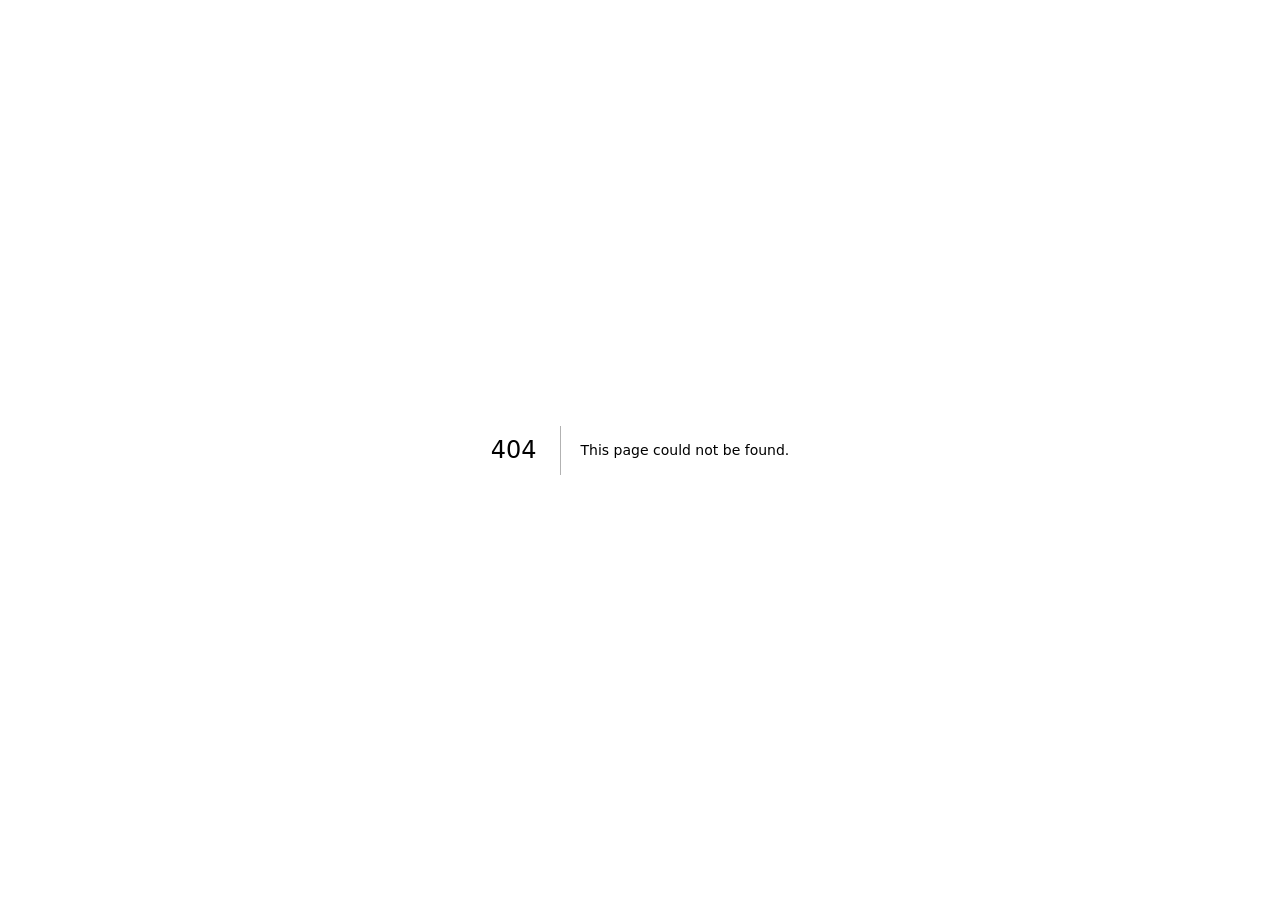
<file: 404/index.html>
<!DOCTYPE html><html lang="ru" class="h-full"><head><meta charSet="utf-8"/><meta name="viewport" content="width=device-width, initial-scale=1"/><link rel="stylesheet" href="/_next/static/chunks/135vna030unj_.css" data-precedence="next"/><link rel="preload" as="script" fetchPriority="low" href="/_next/static/chunks/0ht900cau6_ur.js"/><script src="/_next/static/chunks/0t2z5hkh7v~~b.js" async=""></script><script src="/_next/static/chunks/07lhk_q6pmm3r.js" async=""></script><script src="/_next/static/chunks/turbopack-0cek.dh0dqtgy.js" async=""></script><script src="/_next/static/chunks/0dbhjjzl8qfwv.js" async=""></script><meta name="robots" content="noindex"/><title>404: This page could not be found.</title><title>SINE — Агентство контент-инженерии</title><meta name="description" content="Снимаем Reels, которые приносят заявки. Чистый сигнал в потоке шума."/><meta name="keywords" content="reels,контент,агентство,Махачкала,видео,SMM"/><link rel="icon" href="/favicon.ico?favicon.0x3dzn~oxb6tn.ico" sizes="256x256" type="image/x-icon"/><script src="/_next/static/chunks/03~yq9q893hmn.js" noModule=""></script></head><body class="min-h-full antialiased"><div hidden=""><!--$--><!--/$--></div><div style="font-family:system-ui,&quot;Segoe UI&quot;,Roboto,Helvetica,Arial,sans-serif,&quot;Apple Color Emoji&quot;,&quot;Segoe UI Emoji&quot;;height:100vh;text-align:center;display:flex;flex-direction:column;align-items:center;justify-content:center"><div><style>body{color:#000;background:#fff;margin:0}.next-error-h1{border-right:1px solid rgba(0,0,0,.3)}@media (prefers-color-scheme:dark){body{color:#fff;background:#000}.next-error-h1{border-right:1px solid rgba(255,255,255,.3)}}</style><h1 class="next-error-h1" style="display:inline-block;margin:0 20px 0 0;padding:0 23px 0 0;font-size:24px;font-weight:500;vertical-align:top;line-height:49px">404</h1><div style="display:inline-block"><h2 style="font-size:14px;font-weight:400;line-height:49px;margin:0">This page could not be found.</h2></div></div></div><!--$--><!--/$--><script src="/_next/static/chunks/0ht900cau6_ur.js" id="_R_" async=""></script><script>(self.__next_f=self.__next_f||[]).push([0])</script><script>self.__next_f.push([1,"1:\"$Sreact.fragment\"\n2:I[39756,[\"/_next/static/chunks/0dbhjjzl8qfwv.js\"],\"default\"]\n3:I[37457,[\"/_next/static/chunks/0dbhjjzl8qfwv.js\"],\"default\"]\n4:I[97367,[\"/_next/static/chunks/0dbhjjzl8qfwv.js\"],\"OutletBoundary\"]\n5:\"$Sreact.suspense\"\n8:I[97367,[\"/_next/static/chunks/0dbhjjzl8qfwv.js\"],\"ViewportBoundary\"]\na:I[97367,[\"/_next/static/chunks/0dbhjjzl8qfwv.js\"],\"MetadataBoundary\"]\nc:I[68027,[\"/_next/static/chunks/0dbhjjzl8qfwv.js\"],\"default\",1]\n:HL[\"/_next/static/chunks/135vna030unj_.css\",\"style\"]\n"])</script><script>self.__next_f.push([1,"0:{\"P\":null,\"c\":[\"\",\"_not-found\",\"\"],\"q\":\"\",\"i\":false,\"f\":[[[\"\",{\"children\":[\"/_not-found\",{\"children\":[\"__PAGE__\",{}]}]},\"$undefined\",\"$undefined\",16],[[\"$\",\"$1\",\"c\",{\"children\":[[[\"$\",\"link\",\"0\",{\"rel\":\"stylesheet\",\"href\":\"/_next/static/chunks/135vna030unj_.css\",\"precedence\":\"next\",\"crossOrigin\":\"$undefined\",\"nonce\":\"$undefined\"}],[\"$\",\"script\",\"script-0\",{\"src\":\"/_next/static/chunks/0dbhjjzl8qfwv.js\",\"async\":true,\"nonce\":\"$undefined\"}]],[\"$\",\"html\",null,{\"lang\":\"ru\",\"className\":\"h-full\",\"children\":[\"$\",\"body\",null,{\"className\":\"min-h-full antialiased\",\"children\":[\"$\",\"$L2\",null,{\"parallelRouterKey\":\"children\",\"error\":\"$undefined\",\"errorStyles\":\"$undefined\",\"errorScripts\":\"$undefined\",\"template\":[\"$\",\"$L3\",null,{}],\"templateStyles\":\"$undefined\",\"templateScripts\":\"$undefined\",\"notFound\":[[[\"$\",\"title\",null,{\"children\":\"404: This page could not be found.\"}],[\"$\",\"div\",null,{\"style\":{\"fontFamily\":\"system-ui,\\\"Segoe UI\\\",Roboto,Helvetica,Arial,sans-serif,\\\"Apple Color Emoji\\\",\\\"Segoe UI Emoji\\\"\",\"height\":\"100vh\",\"textAlign\":\"center\",\"display\":\"flex\",\"flexDirection\":\"column\",\"alignItems\":\"center\",\"justifyContent\":\"center\"},\"children\":[\"$\",\"div\",null,{\"children\":[[\"$\",\"style\",null,{\"dangerouslySetInnerHTML\":{\"__html\":\"body{color:#000;background:#fff;margin:0}.next-error-h1{border-right:1px solid rgba(0,0,0,.3)}@media (prefers-color-scheme:dark){body{color:#fff;background:#000}.next-error-h1{border-right:1px solid rgba(255,255,255,.3)}}\"}}],[\"$\",\"h1\",null,{\"className\":\"next-error-h1\",\"style\":{\"display\":\"inline-block\",\"margin\":\"0 20px 0 0\",\"padding\":\"0 23px 0 0\",\"fontSize\":24,\"fontWeight\":500,\"verticalAlign\":\"top\",\"lineHeight\":\"49px\"},\"children\":404}],[\"$\",\"div\",null,{\"style\":{\"display\":\"inline-block\"},\"children\":[\"$\",\"h2\",null,{\"style\":{\"fontSize\":14,\"fontWeight\":400,\"lineHeight\":\"49px\",\"margin\":0},\"children\":\"This page could not be found.\"}]}]]}]}]],[]],\"forbidden\":\"$undefined\",\"unauthorized\":\"$undefined\"}]}]}]]}],{\"children\":[[\"$\",\"$1\",\"c\",{\"children\":[null,[\"$\",\"$L2\",null,{\"parallelRouterKey\":\"children\",\"error\":\"$undefined\",\"errorStyles\":\"$undefined\",\"errorScripts\":\"$undefined\",\"template\":[\"$\",\"$L3\",null,{}],\"templateStyles\":\"$undefined\",\"templateScripts\":\"$undefined\",\"notFound\":\"$undefined\",\"forbidden\":\"$undefined\",\"unauthorized\":\"$undefined\"}]]}],{\"children\":[[\"$\",\"$1\",\"c\",{\"children\":[[[\"$\",\"title\",null,{\"children\":\"404: This page could not be found.\"}],[\"$\",\"div\",null,{\"style\":\"$0:f:0:1:0:props:children:1:props:children:props:children:props:notFound:0:1:props:style\",\"children\":[\"$\",\"div\",null,{\"children\":[[\"$\",\"style\",null,{\"dangerouslySetInnerHTML\":{\"__html\":\"body{color:#000;background:#fff;margin:0}.next-error-h1{border-right:1px solid rgba(0,0,0,.3)}@media (prefers-color-scheme:dark){body{color:#fff;background:#000}.next-error-h1{border-right:1px solid rgba(255,255,255,.3)}}\"}}],[\"$\",\"h1\",null,{\"className\":\"next-error-h1\",\"style\":\"$0:f:0:1:0:props:children:1:props:children:props:children:props:notFound:0:1:props:children:props:children:1:props:style\",\"children\":404}],[\"$\",\"div\",null,{\"style\":\"$0:f:0:1:0:props:children:1:props:children:props:children:props:notFound:0:1:props:children:props:children:2:props:style\",\"children\":[\"$\",\"h2\",null,{\"style\":\"$0:f:0:1:0:props:children:1:props:children:props:children:props:notFound:0:1:props:children:props:children:2:props:children:props:style\",\"children\":\"This page could not be found.\"}]}]]}]}]],null,[\"$\",\"$L4\",null,{\"children\":[\"$\",\"$5\",null,{\"name\":\"Next.MetadataOutlet\",\"children\":\"$@6\"}]}]]}],{},null,false,null]},null,false,\"$@7\"]},null,false,null],[\"$\",\"$1\",\"h\",{\"children\":[[\"$\",\"meta\",null,{\"name\":\"robots\",\"content\":\"noindex\"}],[\"$\",\"$L8\",null,{\"children\":\"$L9\"}],[\"$\",\"div\",null,{\"hidden\":true,\"children\":[\"$\",\"$La\",null,{\"children\":[\"$\",\"$5\",null,{\"name\":\"Next.Metadata\",\"children\":\"$Lb\"}]}]}],null]}],false]],\"m\":\"$undefined\",\"G\":[\"$c\",[[\"$\",\"link\",\"0\",{\"rel\":\"stylesheet\",\"href\":\"/_next/static/chunks/135vna030unj_.css\",\"precedence\":\"next\",\"crossOrigin\":\"$undefined\",\"nonce\":\"$undefined\"}]]],\"S\":true,\"h\":null,\"s\":\"$undefined\",\"l\":\"$undefined\",\"p\":\"$undefined\",\"d\":\"$undefined\",\"b\":\"tIF9xwDUqwOxZZxNLDuBt\"}\n"])</script><script>self.__next_f.push([1,"d:[]\n7:\"$Wd\"\n"])</script><script>self.__next_f.push([1,"9:[[\"$\",\"meta\",\"0\",{\"charSet\":\"utf-8\"}],[\"$\",\"meta\",\"1\",{\"name\":\"viewport\",\"content\":\"width=device-width, initial-scale=1\"}]]\n"])</script><script>self.__next_f.push([1,"e:I[27201,[\"/_next/static/chunks/0dbhjjzl8qfwv.js\"],\"IconMark\"]\n6:null\nb:[[\"$\",\"title\",\"0\",{\"children\":\"SINE — Агентство контент-инженерии\"}],[\"$\",\"meta\",\"1\",{\"name\":\"description\",\"content\":\"Снимаем Reels, которые приносят заявки. Чистый сигнал в потоке шума.\"}],[\"$\",\"meta\",\"2\",{\"name\":\"keywords\",\"content\":\"reels,контент,агентство,Махачкала,видео,SMM\"}],[\"$\",\"link\",\"3\",{\"rel\":\"icon\",\"href\":\"/favicon.ico?favicon.0x3dzn~oxb6tn.ico\",\"sizes\":\"256x256\",\"type\":\"image/x-icon\"}],[\"$\",\"$Le\",\"4\",{}]]\n"])</script></body></html>
</file>
<file: _next/static/chunks/135vna030unj_.css>
@font-face{font-family:Inter Tight Variable;font-style:normal;font-display:swap;font-weight:100 900;src:url(../media/inter-tight-cyrillic-ext-wght-normal.0w8gz_62q057x.woff2)format("woff2-variations");unicode-range:U+460-52F,U+1C80-1C8A,U+20B4,U+2DE0-2DFF,U+A640-A69F,U+FE2E-FE2F}@font-face{font-family:Inter Tight Variable;font-style:normal;font-display:swap;font-weight:100 900;src:url(../media/inter-tight-cyrillic-wght-normal.0g1ekm25gll2~.woff2)format("woff2-variations");unicode-range:U+301,U+400-45F,U+490-491,U+4B0-4B1,U+2116}@font-face{font-family:Inter Tight Variable;font-style:normal;font-display:swap;font-weight:100 900;src:url(../media/inter-tight-greek-ext-wght-normal.0in20b.lpo-~c.woff2)format("woff2-variations");unicode-range:U+1F??}@font-face{font-family:Inter Tight Variable;font-style:normal;font-display:swap;font-weight:100 900;src:url(../media/inter-tight-greek-wght-normal.0fgbh09l1ttn5.woff2)format("woff2-variations");unicode-range:U+370-377,U+37A-37F,U+384-38A,U+38C,U+38E-3A1,U+3A3-3FF}@font-face{font-family:Inter Tight Variable;font-style:normal;font-display:swap;font-weight:100 900;src:url(../media/inter-tight-vietnamese-wght-normal.0h8wfr0tmdygv.woff2)format("woff2-variations");unicode-range:U+102-103,U+110-111,U+128-129,U+168-169,U+1A0-1A1,U+1AF-1B0,U+300-301,U+303-304,U+308-309,U+323,U+329,U+1EA0-1EF9,U+20AB}@font-face{font-family:Inter Tight Variable;font-style:normal;font-display:swap;font-weight:100 900;src:url(../media/inter-tight-latin-ext-wght-normal.035jzek1jo55a.woff2)format("woff2-variations");unicode-range:U+100-2BA,U+2BD-2C5,U+2C7-2CC,U+2CE-2D7,U+2DD-2FF,U+304,U+308,U+329,U+1D00-1DBF,U+1E00-1E9F,U+1EF2-1EFF,U+2020,U+20A0-20AB,U+20AD-20C0,U+2113,U+2C60-2C7F,U+A720-A7FF}@font-face{font-family:Inter Tight Variable;font-style:normal;font-display:swap;font-weight:100 900;src:url(../media/inter-tight-latin-wght-normal.0myywcmxkjmcm.woff2)format("woff2-variations");unicode-range:U+??,U+131,U+152-153,U+2BB-2BC,U+2C6,U+2DA,U+2DC,U+304,U+308,U+329,U+2000-206F,U+20AC,U+2122,U+2191,U+2193,U+2212,U+2215,U+FEFF,U+FFFD}
@font-face{font-family:JetBrains Mono;font-style:normal;font-display:swap;font-weight:400;src:url(../media/jetbrains-mono-cyrillic-ext-400-normal.0xpgvcoxruq.8.woff2)format("woff2"),url(../media/jetbrains-mono-cyrillic-ext-400-normal.0tng7c41iftcp.woff)format("woff");unicode-range:U+460-52F,U+1C80-1C8A,U+20B4,U+2DE0-2DFF,U+A640-A69F,U+FE2E-FE2F}@font-face{font-family:JetBrains Mono;font-style:normal;font-display:swap;font-weight:400;src:url(../media/jetbrains-mono-cyrillic-400-normal.087r1-tljb70l.woff2)format("woff2"),url(../media/jetbrains-mono-cyrillic-400-normal.0bpn27hhc~-d3.woff)format("woff");unicode-range:U+301,U+400-45F,U+490-491,U+4B0-4B1,U+2116}@font-face{font-family:JetBrains Mono;font-style:normal;font-display:swap;font-weight:400;src:url(../media/jetbrains-mono-greek-400-normal.0bemy31mtia~~.woff2)format("woff2"),url(../media/jetbrains-mono-greek-400-normal.15k7shgxnlfr2.woff)format("woff");unicode-range:U+370-377,U+37A-37F,U+384-38A,U+38C,U+38E-3A1,U+3A3-3FF}@font-face{font-family:JetBrains Mono;font-style:normal;font-display:swap;font-weight:400;src:url(../media/jetbrains-mono-vietnamese-400-normal.0yjr~p._1wjhq.woff2)format("woff2"),url(../media/jetbrains-mono-vietnamese-400-normal.0if3lc5k5lnhh.woff)format("woff");unicode-range:U+102-103,U+110-111,U+128-129,U+168-169,U+1A0-1A1,U+1AF-1B0,U+300-301,U+303-304,U+308-309,U+323,U+329,U+1EA0-1EF9,U+20AB}@font-face{font-family:JetBrains Mono;font-style:normal;font-display:swap;font-weight:400;src:url(../media/jetbrains-mono-latin-ext-400-normal.0m58wcl-45-e_.woff2)format("woff2"),url(../media/jetbrains-mono-latin-ext-400-normal.00uufft-w4e71.woff)format("woff");unicode-range:U+100-2BA,U+2BD-2C5,U+2C7-2CC,U+2CE-2D7,U+2DD-2FF,U+304,U+308,U+329,U+1D00-1DBF,U+1E00-1E9F,U+1EF2-1EFF,U+2020,U+20A0-20AB,U+20AD-20C0,U+2113,U+2C60-2C7F,U+A720-A7FF}@font-face{font-family:JetBrains Mono;font-style:normal;font-display:swap;font-weight:400;src:url(../media/jetbrains-mono-latin-400-normal.0~~285bd0hytg.woff2)format("woff2"),url(../media/jetbrains-mono-latin-400-normal.0ytsw4b~7cqpy.woff)format("woff");unicode-range:U+??,U+131,U+152-153,U+2BB-2BC,U+2C6,U+2DA,U+2DC,U+304,U+308,U+329,U+2000-206F,U+20AC,U+2122,U+2191,U+2193,U+2212,U+2215,U+FEFF,U+FFFD}
@font-face{font-family:JetBrains Mono;font-style:normal;font-display:swap;font-weight:500;src:url(../media/jetbrains-mono-cyrillic-ext-500-normal.0v-do.6chvl-f.woff2)format("woff2"),url(../media/jetbrains-mono-cyrillic-ext-500-normal.0bzpbwglq0q.~.woff)format("woff");unicode-range:U+460-52F,U+1C80-1C8A,U+20B4,U+2DE0-2DFF,U+A640-A69F,U+FE2E-FE2F}@font-face{font-family:JetBrains Mono;font-style:normal;font-display:swap;font-weight:500;src:url(../media/jetbrains-mono-cyrillic-500-normal.12i~2hcxiz8-i.woff2)format("woff2"),url(../media/jetbrains-mono-cyrillic-500-normal.10dlyaafl6a1q.woff)format("woff");unicode-range:U+301,U+400-45F,U+490-491,U+4B0-4B1,U+2116}@font-face{font-family:JetBrains Mono;font-style:normal;font-display:swap;font-weight:500;src:url(../media/jetbrains-mono-greek-500-normal.09_afli7imgm3.woff2)format("woff2"),url(../media/jetbrains-mono-greek-500-normal.10069fmo9b06~.woff)format("woff");unicode-range:U+370-377,U+37A-37F,U+384-38A,U+38C,U+38E-3A1,U+3A3-3FF}@font-face{font-family:JetBrains Mono;font-style:normal;font-display:swap;font-weight:500;src:url(../media/jetbrains-mono-vietnamese-500-normal.14cm-1f4iq109.woff2)format("woff2"),url(../media/jetbrains-mono-vietnamese-500-normal.0ko-k0pg.ozz..woff)format("woff");unicode-range:U+102-103,U+110-111,U+128-129,U+168-169,U+1A0-1A1,U+1AF-1B0,U+300-301,U+303-304,U+308-309,U+323,U+329,U+1EA0-1EF9,U+20AB}@font-face{font-family:JetBrains Mono;font-style:normal;font-display:swap;font-weight:500;src:url(../media/jetbrains-mono-latin-ext-500-normal.0855hw.bh9ima.woff2)format("woff2"),url(../media/jetbrains-mono-latin-ext-500-normal.06rlmnvgtxy6y.woff)format("woff");unicode-range:U+100-2BA,U+2BD-2C5,U+2C7-2CC,U+2CE-2D7,U+2DD-2FF,U+304,U+308,U+329,U+1D00-1DBF,U+1E00-1E9F,U+1EF2-1EFF,U+2020,U+20A0-20AB,U+20AD-20C0,U+2113,U+2C60-2C7F,U+A720-A7FF}@font-face{font-family:JetBrains Mono;font-style:normal;font-display:swap;font-weight:500;src:url(../media/jetbrains-mono-latin-500-normal.0sp08a3_wd31b.woff2)format("woff2"),url(../media/jetbrains-mono-latin-500-normal.0wy1e4e0.ul5s.woff)format("woff");unicode-range:U+??,U+131,U+152-153,U+2BB-2BC,U+2C6,U+2DA,U+2DC,U+304,U+308,U+329,U+2000-206F,U+20AC,U+2122,U+2191,U+2193,U+2212,U+2215,U+FEFF,U+FFFD}
@layer properties{@supports (((-webkit-hyphens:none)) and (not (margin-trim:inline))) or ((-moz-orient:inline) and (not (color:rgb(from red r g b)))){*,:before,:after,::backdrop{--tw-translate-x:0;--tw-translate-y:0;--tw-translate-z:0;--tw-rotate-x:initial;--tw-rotate-y:initial;--tw-rotate-z:initial;--tw-skew-x:initial;--tw-skew-y:initial;--tw-border-style:solid;--tw-leading:initial;--tw-font-weight:initial;--tw-tracking:initial;--tw-blur:initial;--tw-brightness:initial;--tw-contrast:initial;--tw-grayscale:initial;--tw-hue-rotate:initial;--tw-invert:initial;--tw-opacity:initial;--tw-saturate:initial;--tw-sepia:initial;--tw-drop-shadow:initial;--tw-drop-shadow-color:initial;--tw-drop-shadow-alpha:100%;--tw-drop-shadow-size:initial;--tw-backdrop-blur:initial;--tw-backdrop-brightness:initial;--tw-backdrop-contrast:initial;--tw-backdrop-grayscale:initial;--tw-backdrop-hue-rotate:initial;--tw-backdrop-invert:initial;--tw-backdrop-opacity:initial;--tw-backdrop-saturate:initial;--tw-backdrop-sepia:initial;--tw-duration:initial}}}@layer theme{:root,:host{--font-sans:var(--font-inter-tight);--font-mono:var(--font-jetbrains-mono);--color-white:#fff;--spacing:.25rem;--container-lg:32rem;--container-xl:36rem;--container-3xl:48rem;--container-4xl:56rem;--text-xs:.75rem;--text-xs--line-height:calc(1 / .75);--text-sm:.875rem;--text-sm--line-height:calc(1.25 / .875);--text-base:1rem;--text-base--line-height:calc(1.5 / 1);--text-lg:1.125rem;--text-lg--line-height:calc(1.75 / 1.125);--text-xl:1.25rem;--text-xl--line-height:calc(1.75 / 1.25);--text-2xl:1.5rem;--text-2xl--line-height:calc(2 / 1.5);--font-weight-semibold:600;--font-weight-bold:700;--font-weight-black:900;--leading-tight:1.25;--leading-snug:1.375;--leading-relaxed:1.625;--radius-sm:.25rem;--drop-shadow-xl:0 9px 7px #0000001a;--blur-sm:8px;--default-transition-duration:.15s;--default-transition-timing-function:cubic-bezier(.4, 0, .2, 1);--default-font-family:var(--font-inter-tight);--default-mono-font-family:var(--font-jetbrains-mono)}}@layer base{*,:after,:before,::backdrop{box-sizing:border-box;border:0 solid;margin:0;padding:0}::file-selector-button{box-sizing:border-box;border:0 solid;margin:0;padding:0}html,:host{-webkit-text-size-adjust:100%;tab-size:4;line-height:1.5;font-family:var(--default-font-family,ui-sans-serif, system-ui, sans-serif, "Apple Color Emoji", "Segoe UI Emoji", "Segoe UI Symbol", "Noto Color Emoji");font-feature-settings:var(--default-font-feature-settings,normal);font-variation-settings:var(--default-font-variation-settings,normal);-webkit-tap-highlight-color:transparent}hr{height:0;color:inherit;border-top-width:1px}abbr:where([title]){-webkit-text-decoration:underline dotted;text-decoration:underline dotted}h1,h2,h3,h4,h5,h6{font-size:inherit;font-weight:inherit}a{color:inherit;-webkit-text-decoration:inherit;-webkit-text-decoration:inherit;-webkit-text-decoration:inherit;-webkit-text-decoration:inherit;text-decoration:inherit}b,strong{font-weight:bolder}code,kbd,samp,pre{font-family:var(--default-mono-font-family,ui-monospace, SFMono-Regular, Menlo, Monaco, Consolas, "Liberation Mono", "Courier New", monospace);font-feature-settings:var(--default-mono-font-feature-settings,normal);font-variation-settings:var(--default-mono-font-variation-settings,normal);font-size:1em}small{font-size:80%}sub,sup{vertical-align:baseline;font-size:75%;line-height:0;position:relative}sub{bottom:-.25em}sup{top:-.5em}table{text-indent:0;border-color:inherit;border-collapse:collapse}:-moz-focusring{outline:auto}progress{vertical-align:baseline}summary{display:list-item}ol,ul,menu{list-style:none}img,svg,video,canvas,audio,iframe,embed,object{vertical-align:middle;display:block}img,video{max-width:100%;height:auto}button,input,select,optgroup,textarea{font:inherit;font-feature-settings:inherit;font-variation-settings:inherit;letter-spacing:inherit;color:inherit;opacity:1;background-color:#0000;border-radius:0}::file-selector-button{font:inherit;font-feature-settings:inherit;font-variation-settings:inherit;letter-spacing:inherit;color:inherit;opacity:1;background-color:#0000;border-radius:0}:where(select:is([multiple],[size])) optgroup{font-weight:bolder}:where(select:is([multiple],[size])) optgroup option{padding-inline-start:20px}::file-selector-button{margin-inline-end:4px}::placeholder{opacity:1}@supports (not ((-webkit-appearance:-apple-pay-button))) or (contain-intrinsic-size:1px){::placeholder{color:currentColor}@supports (color:color-mix(in lab, red, red)){::placeholder{color:color-mix(in oklab, currentcolor 50%, transparent)}}}textarea{resize:vertical}::-webkit-search-decoration{-webkit-appearance:none}::-webkit-date-and-time-value{min-height:1lh;text-align:inherit}::-webkit-datetime-edit{display:inline-flex}::-webkit-datetime-edit-fields-wrapper{padding:0}::-webkit-datetime-edit{padding-block:0}::-webkit-datetime-edit-year-field{padding-block:0}::-webkit-datetime-edit-month-field{padding-block:0}::-webkit-datetime-edit-day-field{padding-block:0}::-webkit-datetime-edit-hour-field{padding-block:0}::-webkit-datetime-edit-minute-field{padding-block:0}::-webkit-datetime-edit-second-field{padding-block:0}::-webkit-datetime-edit-millisecond-field{padding-block:0}::-webkit-datetime-edit-meridiem-field{padding-block:0}::-webkit-calendar-picker-indicator{line-height:1}:-moz-ui-invalid{box-shadow:none}button,input:where([type=button],[type=reset],[type=submit]){appearance:button}::file-selector-button{appearance:button}::-webkit-inner-spin-button{height:auto}::-webkit-outer-spin-button{height:auto}[hidden]:where(:not([hidden=until-found])){display:none!important}}@layer components;@layer utilities{.visible{visibility:visible}.absolute{position:absolute}.fixed{position:fixed}.relative{position:relative}.inset-0{inset:calc(var(--spacing) * 0)}.top-0{top:calc(var(--spacing) * 0)}.top-4{top:calc(var(--spacing) * 4)}.top-8{top:calc(var(--spacing) * 8)}.right-0{right:calc(var(--spacing) * 0)}.right-6{right:calc(var(--spacing) * 6)}.bottom-0{bottom:calc(var(--spacing) * 0)}.bottom-8{bottom:calc(var(--spacing) * 8)}.left-0{left:calc(var(--spacing) * 0)}.z-10{z-index:10}.z-50{z-index:50}.col-start-2{grid-column-start:2}.mx-auto{margin-inline:auto}.mt-1{margin-top:calc(var(--spacing) * 1)}.mt-6{margin-top:calc(var(--spacing) * 6)}.mt-10{margin-top:calc(var(--spacing) * 10)}.mt-auto{margin-top:auto}.mb-5{margin-bottom:calc(var(--spacing) * 5)}.mb-6{margin-bottom:calc(var(--spacing) * 6)}.mb-8{margin-bottom:calc(var(--spacing) * 8)}.mb-10{margin-bottom:calc(var(--spacing) * 10)}.ml-2{margin-left:calc(var(--spacing) * 2)}.block{display:block}.flex{display:flex}.grid{display:grid}.hidden{display:none}.h-1{height:calc(var(--spacing) * 1)}.h-1\.5{height:calc(var(--spacing) * 1.5)}.h-6{height:calc(var(--spacing) * 6)}.h-7{height:calc(var(--spacing) * 7)}.h-14{height:calc(var(--spacing) * 14)}.h-\[220px\]{height:220px}.h-full{height:100%}.h-px{height:1px}.min-h-full{min-height:100%}.w-1{width:calc(var(--spacing) * 1)}.w-1\.5{width:calc(var(--spacing) * 1.5)}.w-3{width:calc(var(--spacing) * 3)}.w-5{width:calc(var(--spacing) * 5)}.w-6{width:calc(var(--spacing) * 6)}.w-\[220px\]{width:220px}.w-\[280px\]{width:280px}.w-full{width:100%}.max-w-3xl{max-width:var(--container-3xl)}.max-w-4xl{max-width:var(--container-4xl)}.max-w-\[240px\]{max-width:240px}.max-w-\[1400px\]{max-width:1400px}.max-w-lg{max-width:var(--container-lg)}.max-w-xl{max-width:var(--container-xl)}.min-w-\[240px\]{min-width:240px}.flex-1{flex:1}.flex-shrink-0,.shrink-0{flex-shrink:0}.translate-x-0{--tw-translate-x:calc(var(--spacing) * 0);translate:var(--tw-translate-x) var(--tw-translate-y)}.translate-x-full{--tw-translate-x:100%;translate:var(--tw-translate-x) var(--tw-translate-y)}.transform{transform:var(--tw-rotate-x,) var(--tw-rotate-y,) var(--tw-rotate-z,) var(--tw-skew-x,) var(--tw-skew-y,)}.cursor-default{cursor:default}.grid-cols-1{grid-template-columns:repeat(1,minmax(0,1fr))}.grid-cols-\[3rem_1fr\]{grid-template-columns:3rem 1fr}.flex-col{flex-direction:column}.flex-wrap{flex-wrap:wrap}.items-baseline{align-items:baseline}.items-center{align-items:center}.items-start{align-items:flex-start}.justify-between{justify-content:space-between}.justify-center{justify-content:center}.gap-0\.5{gap:calc(var(--spacing) * .5)}.gap-1{gap:calc(var(--spacing) * 1)}.gap-1\.5{gap:calc(var(--spacing) * 1.5)}.gap-2{gap:calc(var(--spacing) * 2)}.gap-2\.5{gap:calc(var(--spacing) * 2.5)}.gap-3{gap:calc(var(--spacing) * 3)}.gap-4{gap:calc(var(--spacing) * 4)}.gap-5{gap:calc(var(--spacing) * 5)}.gap-6{gap:calc(var(--spacing) * 6)}.gap-7{gap:calc(var(--spacing) * 7)}.gap-8{gap:calc(var(--spacing) * 8)}.gap-10{gap:calc(var(--spacing) * 10)}.gap-\[5px\]{gap:5px}.gap-x-6{column-gap:calc(var(--spacing) * 6)}.overflow-hidden{overflow:hidden}.rounded-full{border-radius:3.40282e38px}.rounded-sm{border-radius:var(--radius-sm)}.border{border-style:var(--tw-border-style);border-width:1px}.border-t{border-top-style:var(--tw-border-style);border-top-width:1px}.border-b{border-bottom-style:var(--tw-border-style);border-bottom-width:1px}.border-\[\#0A0A0A\]{border-color:#0a0a0a}.border-\[\#0A0A0A\]\/8{border-color:#0a0a0a14;border-color:lab(2.74175% 0 -.00000298023/.08)}.border-\[\#0A0A0A\]\/10{border-color:#0a0a0a1a;border-color:lab(2.74175% 0 -.00000298023/.1)}.border-\[\#0A0A0A\]\/14{border-color:#0a0a0a24;border-color:lab(2.74175% 0 -.00000298023/.14)}.border-\[\#0A0A0A\]\/15{border-color:#0a0a0a26;border-color:lab(2.74175% 0 -.00000298023/.15)}.border-\[\#0A0A0A\]\/18{border-color:#0a0a0a2e;border-color:lab(2.74175% 0 -.00000298023/.18)}.border-\[\#1A1A1A\]{border-color:#1a1a1a}.border-\[\#1E1E1E\]{border-color:#1e1e1e}.border-\[\#F2EFE8\]\/15{border-color:#f2efe826;border-color:lab(94.5368% .138819 3.76918/.15)}.bg-\[\#0A0A0A\]{background-color:#0a0a0a}.bg-\[\#0A0A0A\]\/10{background-color:#0a0a0a1a;background-color:lab(2.74175% 0 -.00000298023/.1)}.bg-\[\#0A0A0A\]\/30{background-color:#0a0a0a4d;background-color:lab(2.74175% 0 -.00000298023/.3)}.bg-\[\#111\]{background-color:#111}.bg-\[\#C8C4BC\]{background-color:#c8c4bc}.bg-\[\#D94A1F\]{background-color:#d94a1f}.bg-\[\#F2EFE8\]{background-color:#f2efe8}.bg-\[\#F2EFE8\]\/85{background-color:#f2efe8d9;background-color:lab(94.5368% .138819 3.76918/.85)}.bg-transparent{background-color:#0000}.p-1{padding:calc(var(--spacing) * 1)}.p-9{padding:calc(var(--spacing) * 9)}.px-5{padding-inline:calc(var(--spacing) * 5)}.px-6{padding-inline:calc(var(--spacing) * 6)}.px-8{padding-inline:calc(var(--spacing) * 8)}.py-2\.5{padding-block:calc(var(--spacing) * 2.5)}.py-3{padding-block:calc(var(--spacing) * 3)}.py-3\.5{padding-block:calc(var(--spacing) * 3.5)}.py-4\.5{padding-block:calc(var(--spacing) * 4.5)}.py-5{padding-block:calc(var(--spacing) * 5)}.py-6{padding-block:calc(var(--spacing) * 6)}.py-8{padding-block:calc(var(--spacing) * 8)}.py-12{padding-block:calc(var(--spacing) * 12)}.pt-0\.5{padding-top:calc(var(--spacing) * .5)}.pt-1{padding-top:calc(var(--spacing) * 1)}.pt-2{padding-top:calc(var(--spacing) * 2)}.pt-4{padding-top:calc(var(--spacing) * 4)}.pt-5{padding-top:calc(var(--spacing) * 5)}.pt-6{padding-top:calc(var(--spacing) * 6)}.pt-8{padding-top:calc(var(--spacing) * 8)}.pt-14{padding-top:calc(var(--spacing) * 14)}.pb-3{padding-bottom:calc(var(--spacing) * 3)}.pb-8{padding-bottom:calc(var(--spacing) * 8)}.pb-10{padding-bottom:calc(var(--spacing) * 10)}.text-center{text-align:center}.text-2xl{font-size:var(--text-2xl);line-height:var(--tw-leading,var(--text-2xl--line-height))}.text-base{font-size:var(--text-base);line-height:var(--tw-leading,var(--text-base--line-height))}.text-lg{font-size:var(--text-lg);line-height:var(--tw-leading,var(--text-lg--line-height))}.text-sm{font-size:var(--text-sm);line-height:var(--tw-leading,var(--text-sm--line-height))}.text-xl{font-size:var(--text-xl);line-height:var(--tw-leading,var(--text-xl--line-height))}.text-xs{font-size:var(--text-xs);line-height:var(--tw-leading,var(--text-xs--line-height))}.text-\[2rem\]{font-size:2rem}.text-\[7px\]{font-size:7px}.text-\[8px\]{font-size:8px}.text-\[9px\]{font-size:9px}.text-\[10px\]{font-size:10px}.text-\[11px\]{font-size:11px}.text-\[clamp\(2rem\,5\.5vw\,4\.5rem\)\]{font-size:clamp(2rem,5.5vw,4.5rem)}.text-\[clamp\(2rem\,5vw\,4\.2rem\)\]{font-size:clamp(2rem,5vw,4.2rem)}.text-\[clamp\(3rem\,7vw\,5\.5rem\)\]{font-size:clamp(3rem,7vw,5.5rem)}.text-\[clamp\(3rem\,11vw\,9rem\)\]{font-size:clamp(3rem,11vw,9rem)}.leading-none{--tw-leading:1;line-height:1}.leading-relaxed{--tw-leading:var(--leading-relaxed);line-height:var(--leading-relaxed)}.leading-snug{--tw-leading:var(--leading-snug);line-height:var(--leading-snug)}.leading-tight{--tw-leading:var(--leading-tight);line-height:var(--leading-tight)}.font-black{--tw-font-weight:var(--font-weight-black);font-weight:var(--font-weight-black)}.font-bold{--tw-font-weight:var(--font-weight-bold);font-weight:var(--font-weight-bold)}.font-semibold{--tw-font-weight:var(--font-weight-semibold);font-weight:var(--font-weight-semibold)}.tracking-\[-0\.01em\]{--tw-tracking:-.01em;letter-spacing:-.01em}.tracking-\[-0\.02em\]{--tw-tracking:-.02em;letter-spacing:-.02em}.tracking-\[-0\.04em\]{--tw-tracking:-.04em;letter-spacing:-.04em}.tracking-\[0\.2em\]{--tw-tracking:.2em;letter-spacing:.2em}.tracking-\[0\.04em\]{--tw-tracking:.04em;letter-spacing:.04em}.tracking-\[0\.08em\]{--tw-tracking:.08em;letter-spacing:.08em}.tracking-\[0\.15em\]{--tw-tracking:.15em;letter-spacing:.15em}.tracking-\[0\.16em\]{--tw-tracking:.16em;letter-spacing:.16em}.tracking-\[0\.18em\]{--tw-tracking:.18em;letter-spacing:.18em}.text-\[\#0A0A0A\]{color:#0a0a0a}.text-\[\#2E2E2E\]{color:#2e2e2e}.text-\[\#6B6860\]{color:#6b6860}.text-\[\#9E9B94\]{color:#9e9b94}.text-\[\#333\]{color:#333}.text-\[\#444\]{color:#444}.text-\[\#D94A1F\]{color:#d94a1f}.text-\[\#F2EFE8\]{color:#f2efe8}.text-\[\#F2EFE8\]\/30{color:#f2efe84d;color:lab(94.5368% .138819 3.76918/.3)}.text-\[\#F2EFE8\]\/50{color:#f2efe880;color:lab(94.5368% .138819 3.76918/.5)}.text-\[\#F2EFE8\]\/70{color:#f2efe8b3;color:lab(94.5368% .138819 3.76918/.7)}.uppercase{text-transform:uppercase}.not-italic{font-style:normal}.antialiased{-webkit-font-smoothing:antialiased;-moz-osx-font-smoothing:grayscale}.drop-shadow-xl{--tw-drop-shadow-size:drop-shadow(0 9px 7px var(--tw-drop-shadow-color,#0000001a));--tw-drop-shadow:drop-shadow(var(--drop-shadow-xl));filter:var(--tw-blur,) var(--tw-brightness,) var(--tw-contrast,) var(--tw-grayscale,) var(--tw-hue-rotate,) var(--tw-invert,) var(--tw-saturate,) var(--tw-sepia,) var(--tw-drop-shadow,)}.filter{filter:var(--tw-blur,) var(--tw-brightness,) var(--tw-contrast,) var(--tw-grayscale,) var(--tw-hue-rotate,) var(--tw-invert,) var(--tw-saturate,) var(--tw-sepia,) var(--tw-drop-shadow,)}.backdrop-blur-sm{--tw-backdrop-blur:blur(var(--blur-sm));-webkit-backdrop-filter:var(--tw-backdrop-blur,) var(--tw-backdrop-brightness,) var(--tw-backdrop-contrast,) var(--tw-backdrop-grayscale,) var(--tw-backdrop-hue-rotate,) var(--tw-backdrop-invert,) var(--tw-backdrop-opacity,) var(--tw-backdrop-saturate,) var(--tw-backdrop-sepia,);backdrop-filter:var(--tw-backdrop-blur,) var(--tw-backdrop-brightness,) var(--tw-backdrop-contrast,) var(--tw-backdrop-grayscale,) var(--tw-backdrop-hue-rotate,) var(--tw-backdrop-invert,) var(--tw-backdrop-opacity,) var(--tw-backdrop-saturate,) var(--tw-backdrop-sepia,)}.transition{transition-property:color,background-color,border-color,outline-color,text-decoration-color,fill,stroke,--tw-gradient-from,--tw-gradient-via,--tw-gradient-to,opacity,box-shadow,transform,translate,scale,rotate,filter,-webkit-backdrop-filter,backdrop-filter,display,content-visibility,overlay,pointer-events;transition-timing-function:var(--tw-ease,var(--default-transition-timing-function));transition-duration:var(--tw-duration,var(--default-transition-duration))}.transition-all{transition-property:all;transition-timing-function:var(--tw-ease,var(--default-transition-timing-function));transition-duration:var(--tw-duration,var(--default-transition-duration))}.transition-colors{transition-property:color,background-color,border-color,outline-color,text-decoration-color,fill,stroke,--tw-gradient-from,--tw-gradient-via,--tw-gradient-to;transition-timing-function:var(--tw-ease,var(--default-transition-timing-function));transition-duration:var(--tw-duration,var(--default-transition-duration))}.transition-transform{transition-property:transform,translate,scale,rotate;transition-timing-function:var(--tw-ease,var(--default-transition-timing-function));transition-duration:var(--tw-duration,var(--default-transition-duration))}.duration-200{--tw-duration:.2s;transition-duration:.2s}.duration-250{--tw-duration:.25s;transition-duration:.25s}.duration-300{--tw-duration:.3s;transition-duration:.3s}.duration-400{--tw-duration:.4s;transition-duration:.4s}@media (hover:hover){.group-hover\:text-\[\#D94A1F\]:is(:where(.group):hover *){color:#d94a1f}.group-hover\:text-\[\#F2EFE8\]:is(:where(.group):hover *){color:#f2efe8}.group-hover\:text-\[\#F2EFE8\]\/45:is(:where(.group):hover *){color:#f2efe873;color:lab(94.5368% .138819 3.76918/.45)}}.last\:border-0:last-child{border-style:var(--tw-border-style);border-width:0}@media (hover:hover){.hover\:border-\[\#0A0A0A\]:hover{border-color:#0a0a0a}.hover\:border-\[\#0A0A0A\]\/35:hover{border-color:#0a0a0a59;border-color:lab(2.74175% 0 -.00000298023/.35)}.hover\:bg-\[\#0A0A0A\]:hover{background-color:#0a0a0a}.hover\:bg-\[\#0A0A0A\]\/\[0\.02\]:hover{background-color:#0a0a0a05;background-color:lab(2.74175% 0 -.00000298023/.02)}.hover\:bg-white:hover{background-color:var(--color-white)}.hover\:text-\[\#0A0A0A\]:hover{color:#0a0a0a}.hover\:text-\[\#D94A1F\]:hover{color:#d94a1f}.hover\:text-\[\#F2EFE8\]:hover{color:#f2efe8}}@media (min-width:40rem){.sm\:block{display:block}.sm\:flex{display:flex}.sm\:flex-row{flex-direction:row}.sm\:items-center{align-items:center}}@media (min-width:48rem){.md\:col-start-3{grid-column-start:3}.md\:mt-0{margin-top:calc(var(--spacing) * 0)}.md\:mt-10{margin-top:calc(var(--spacing) * 10)}.md\:mt-16{margin-top:calc(var(--spacing) * 16)}.md\:mb-10{margin-bottom:calc(var(--spacing) * 10)}.md\:mb-14{margin-bottom:calc(var(--spacing) * 14)}.md\:mb-16{margin-bottom:calc(var(--spacing) * 16)}.md\:block{display:block}.md\:flex{display:flex}.md\:hidden{display:none}.md\:h-\[250px\]{height:250px}.md\:w-\[250px\]{width:250px}.md\:grid-cols-2{grid-template-columns:repeat(2,minmax(0,1fr))}.md\:grid-cols-3{grid-template-columns:repeat(3,minmax(0,1fr))}.md\:grid-cols-\[3rem_14rem_1fr\]{grid-template-columns:3rem 14rem 1fr}.md\:flex-row{flex-direction:row}.md\:items-center{align-items:center}.md\:border-r{border-right-style:var(--tw-border-style);border-right-width:1px}.md\:border-b-0{border-bottom-style:var(--tw-border-style);border-bottom-width:0}.md\:px-8{padding-inline:calc(var(--spacing) * 8)}.md\:px-14{padding-inline:calc(var(--spacing) * 14)}.md\:py-28{padding-block:calc(var(--spacing) * 28)}.md\:pt-8{padding-top:calc(var(--spacing) * 8)}.md\:pt-10{padding-top:calc(var(--spacing) * 10)}.md\:pb-14{padding-bottom:calc(var(--spacing) * 14)}.md\:text-2xl{font-size:var(--text-2xl);line-height:var(--tw-leading,var(--text-2xl--line-height))}.md\:text-lg{font-size:var(--text-lg);line-height:var(--tw-leading,var(--text-lg--line-height))}.md\:first\:pl-0:first-child{padding-left:calc(var(--spacing) * 0)}.md\:last\:border-r-0:last-child{border-right-style:var(--tw-border-style);border-right-width:0}.md\:last\:pr-0:last-child{padding-right:calc(var(--spacing) * 0)}}@media (min-width:64rem){.lg\:grid-cols-3{grid-template-columns:repeat(3,minmax(0,1fr))}.lg\:gap-8{gap:calc(var(--spacing) * 8)}.lg\:py-0{padding-block:calc(var(--spacing) * 0)}}}:root{--bg-paper:#f2efe8;--bg-grid:#e4e0d8;--ink:#0a0a0a;--ink-muted:#6b6860;--ink-faint:#9e9b94;--accent:#d94a1f;--border:#0a0a0a1a;--font-sans:"Inter Tight Variable", "Inter Tight", "Inter", sans-serif;--font-mono:"JetBrains Mono", monospace}*,:before,:after{box-sizing:border-box}html{scroll-behavior:smooth}body{background-color:var(--bg-paper);color:var(--ink);font-family:var(--font-sans);-webkit-font-smoothing:antialiased;-moz-osx-font-smoothing:grayscale}.grid-bg{background-image:linear-gradient(var(--bg-grid) 1px, transparent 1px), linear-gradient(90deg, var(--bg-grid) 1px, transparent 1px);background-size:24px 24px}.heading-tight{letter-spacing:-.02em;font-weight:900;line-height:.94}.mono{font-family:var(--font-jetbrains-mono), monospace;letter-spacing:.16em;text-transform:uppercase;color:var(--ink-muted);font-size:.62rem}@keyframes pulse-led{0%,to{opacity:1}50%{opacity:.3}}.led-pulse{animation:2.4s ease-in-out infinite pulse-led}.lcd-glow{text-shadow:0 0 12px #d94a1fa6,0 0 28px #d94a1f40}@keyframes reel-spin{to{transform:rotate(360deg)}}@property --tw-translate-x{syntax:"*";inherits:false;initial-value:0}@property --tw-translate-y{syntax:"*";inherits:false;initial-value:0}@property --tw-translate-z{syntax:"*";inherits:false;initial-value:0}@property --tw-rotate-x{syntax:"*";inherits:false}@property --tw-rotate-y{syntax:"*";inherits:false}@property --tw-rotate-z{syntax:"*";inherits:false}@property --tw-skew-x{syntax:"*";inherits:false}@property --tw-skew-y{syntax:"*";inherits:false}@property --tw-border-style{syntax:"*";inherits:false;initial-value:solid}@property --tw-leading{syntax:"*";inherits:false}@property --tw-font-weight{syntax:"*";inherits:false}@property --tw-tracking{syntax:"*";inherits:false}@property --tw-blur{syntax:"*";inherits:false}@property --tw-brightness{syntax:"*";inherits:false}@property --tw-contrast{syntax:"*";inherits:false}@property --tw-grayscale{syntax:"*";inherits:false}@property --tw-hue-rotate{syntax:"*";inherits:false}@property --tw-invert{syntax:"*";inherits:false}@property --tw-opacity{syntax:"*";inherits:false}@property --tw-saturate{syntax:"*";inherits:false}@property --tw-sepia{syntax:"*";inherits:false}@property --tw-drop-shadow{syntax:"*";inherits:false}@property --tw-drop-shadow-color{syntax:"*";inherits:false}@property --tw-drop-shadow-alpha{syntax:"<percentage>";inherits:false;initial-value:100%}@property --tw-drop-shadow-size{syntax:"*";inherits:false}@property --tw-backdrop-blur{syntax:"*";inherits:false}@property --tw-backdrop-brightness{syntax:"*";inherits:false}@property --tw-backdrop-contrast{syntax:"*";inherits:false}@property --tw-backdrop-grayscale{syntax:"*";inherits:false}@property --tw-backdrop-hue-rotate{syntax:"*";inherits:false}@property --tw-backdrop-invert{syntax:"*";inherits:false}@property --tw-backdrop-opacity{syntax:"*";inherits:false}@property --tw-backdrop-saturate{syntax:"*";inherits:false}@property --tw-backdrop-sepia{syntax:"*";inherits:false}@property --tw-duration{syntax:"*";inherits:false}
</file>
